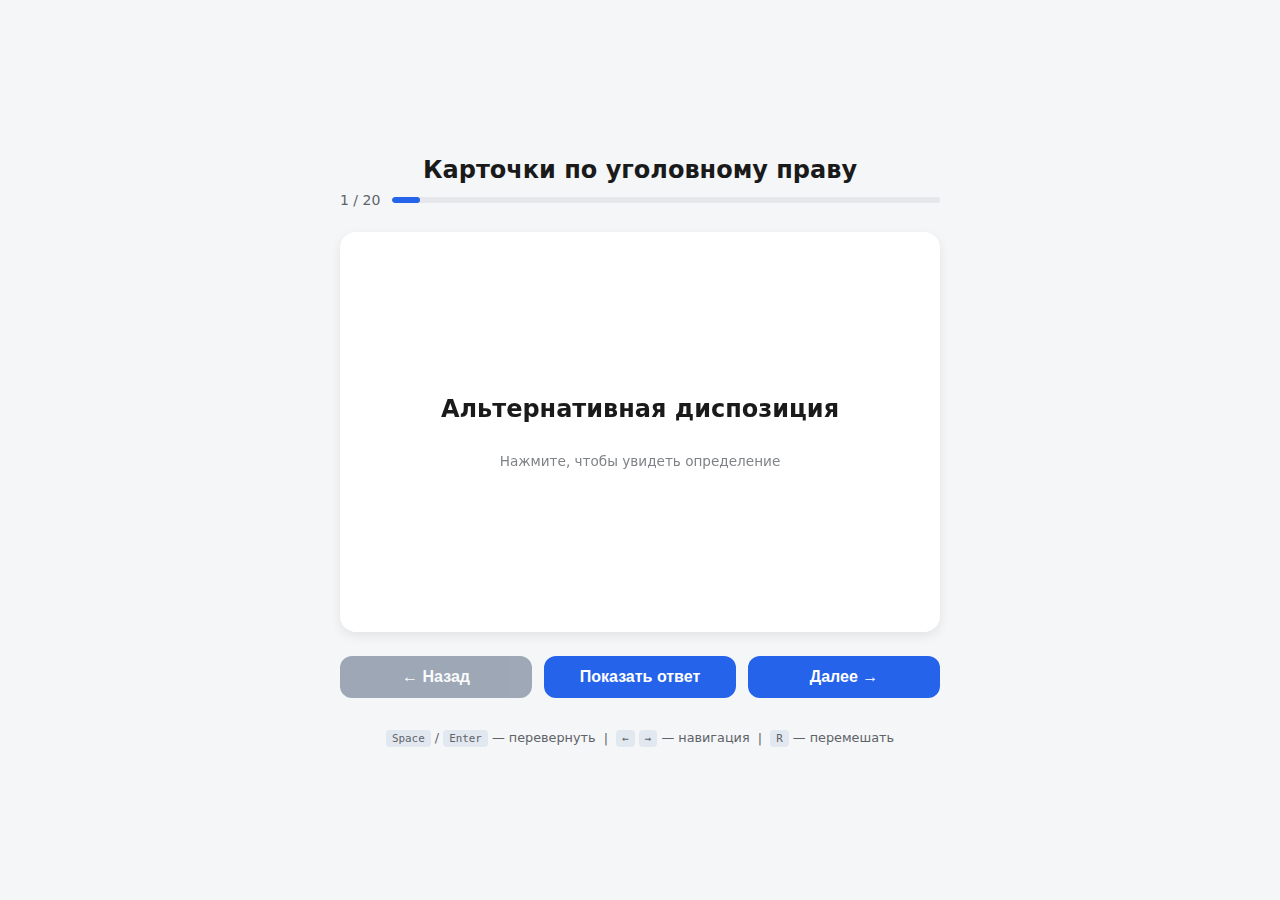
<file: ankicards.html>
<!DOCTYPE html>
<html lang="ru">
<head>
  <meta charset="UTF-8">
  <meta name="viewport" content="width=device-width, initial-scale=1.0">
  <title>Уголовное право | Anki-style Flashcards</title>
  <style>
    :root {
      --bg: #f4f6f8;
      --card-bg: #ffffff;
      --text-main: #1a1a1a;
      --text-secondary: #5f6368;
      --primary: #2563eb;
      --primary-hover: #1d4ed8;
      --shadow: 0 4px 12px rgba(0,0,0,0.08);
      --shadow-hover: 0 8px 24px rgba(0,0,0,0.12);
      --radius: 16px;
      --transition: 0.4s cubic-bezier(0.4, 0, 0.2, 1);
      --font: system-ui, -apple-system, Segoe UI, Roboto, Ubuntu, Cantarell, sans-serif;
    }

    * { box-sizing: border-box; margin: 0; padding: 0; }

    body {
      font-family: var(--font);
      background: var(--bg);
      color: var(--text-main);
      min-height: 100vh;
      display: flex;
      justify-content: center;
      align-items: center;
      padding: 20px;
    }

    .app {
      width: 100%;
      max-width: 600px;
      display: flex;
      flex-direction: column;
      align-items: center;
      gap: 24px;
    }

    header {
      width: 100%;
      text-align: center;
    }

    h1 {
      font-size: 1.5rem;
      font-weight: 700;
      margin-bottom: 8px;
      color: var(--text-main);
    }

    .progress-container {
      display: flex;
      align-items: center;
      gap: 12px;
      font-size: 0.875rem;
      color: var(--text-secondary);
    }

    progress {
      flex: 1;
      height: 6px;
      border-radius: 3px;
      overflow: hidden;
      border: none;
      background: #e5e7eb;
    }

    progress::-webkit-progress-bar { background: #e5e7eb; border-radius: 3px; }
    progress::-webkit-progress-value { background: var(--primary); border-radius: 3px; transition: width var(--transition); }
    progress::-moz-progress-bar { background: var(--primary); border-radius: 3px; }

    /* 3D Scene */
    .scene {
      width: 100%;
      aspect-ratio: 3 / 2;
      perspective: 800px;
      cursor: pointer;
    }

    .card {
      width: 100%;
      height: 100%;
      position: relative;
      transform-style: preserve-3d;
      transition: transform var(--transition);
    }

    .card.is-flipped { transform: rotateY(180deg); }

    .card-face {
      position: absolute;
      inset: 0;
      backface-visibility: hidden;
      background: var(--card-bg);
      border-radius: var(--radius);
      box-shadow: var(--shadow);
      display: flex;
      flex-direction: column;
      justify-content: center;
      align-items: center;
      padding: 24px;
      text-align: center;
      overflow-y: auto;
    }

    .card-face:hover { box-shadow: var(--shadow-hover); }

    .card-back { transform: rotateY(180deg); }
    .card-back { background: #f8fafc; border: 2px solid #e2e8f0; }

    #term {
      font-size: 1.5rem;
      font-weight: 700;
      margin-bottom: 12px;
      line-height: 1.3;
    }

    #definition {
      font-size: 1.1rem;
      line-height: 1.6;
      color: var(--text-main);
    }

    .hint {
      margin-top: 16px;
      font-size: 0.85rem;
      color: var(--text-secondary);
      opacity: 0.8;
    }

    .controls {
      display: flex;
      gap: 12px;
      width: 100%;
    }

    button {
      flex: 1;
      padding: 12px 16px;
      font-size: 1rem;
      font-weight: 600;
      border: none;
      border-radius: 12px;
      background: var(--primary);
      color: white;
      cursor: pointer;
      transition: background var(--transition), opacity var(--transition);
    }

    button:disabled { background: #cbd5e1; cursor: not-allowed; opacity: 0.6; }
    button:not(:disabled):hover { background: var(--primary-hover); }
    button.secondary { background: #64748b; }
    button.secondary:hover { background: #475569; }

    .shortcuts {
      font-size: 0.8rem;
      color: var(--text-secondary);
      text-align: center;
      margin-top: 8px;
    }

    kbd {
      background: #e2e8f0;
      padding: 2px 6px;
      border-radius: 4px;
      font-family: monospace;
      font-size: 0.85em;
    }

    @media (max-width: 480px) {
      .scene { aspect-ratio: 4 / 3; }
      #term { font-size: 1.25rem; }
      #definition { font-size: 1rem; }
    }
  </style>
</head>
<body>
  <main class="app">
    <header>
      <h1>Карточки по уголовному праву</h1>
      <div class="progress-container">
        <span id="progress-text">1 / 20</span>
        <progress id="progress-bar" value="5" max="100"></progress>
      </div>
    </header>

    <div class="scene" id="card-scene" role="button" aria-label="Перевернуть карточку" tabindex="0">
      <div class="card" id="card">
        <div class="card-face card-front">
          <h2 id="term"></h2>
          <p class="hint">Нажмите, чтобы увидеть определение</p>
        </div>
        <div class="card-face card-back">
          <p id="definition"></p>
        </div>
      </div>
    </div>

    <nav class="controls">
      <button id="btn-prev" class="secondary" disabled>← Назад</button>
      <button id="btn-flip">Показать ответ</button>
      <button id="btn-next" disabled>Далее →</button>
    </nav>

    <p class="shortcuts">
      <kbd>Space</kbd> / <kbd>Enter</kbd> — перевернуть &nbsp;|&nbsp; 
      <kbd>←</kbd> <kbd>→</kbd> — навигация &nbsp;|&nbsp; 
      <kbd>R</kbd> — перемешать
    </p>
  </main>

  <script>
    (() => {
      'use strict';

      // Данные: 20 пар термин-определение (взяты из задания)
      const DATA = [
        { term: "Альтернативная диспозиция", def: "Предусматривает выбор одного из нескольких видов наказания (например, лишения свободы или штрафа)." },
        { term: "Альтернативная санкция", def: "Предусматривает несколько самостоятельных действий, каждое из которых является достаточным для наступления ответственности по данной уголовно-правовой норме." },
        { term: "Бланкетная диспозиция", def: "Предполагает использование для установления признаков деяния нормативных актов других отраслей права." },
        { term: "Внутренние воды", def: "Воды рек, озёр и иных водоёмов, находящихся в пределах Государственной границы РФ." },
        { term: "Внутренние морские воды", def: "Воды, расположенные в сторону берега от исходных линий, от которых отмеряется ширина территориального моря Российской Федерации." },
        { term: "Воздушное пространство", def: "Воздушное пространство над территорией Российской Федерации, в том числе воздушное пространство над внутренними водами и территориальным морем." },
        { term: "Время совершения преступления", def: "Время совершения общественно опасного действия (бездействия) независимо от времени наступления последствий." },
        { term: "Диспозиция уголовно-правовой нормы", def: "Часть нормы, которая устанавливает признаки конкретного преступного деяния (относящейся к Особенной части уголовного закона)." },
        { term: "Иммунитет", def: "Предусмотренное международным правом исключение из уголовно-правовой юрисдикции государства, распространяющееся на дипломатических представителей и консульских должностных лиц." },
        { term: "Исключительная экономическая зона РФ", def: "Морской район, находящийся за пределами территориального моря РФ, имеющий протяжение 200 морских миль от исходных линий территориального моря (если иное не установлено международным договором РФ)." },
        { term: "Континентальный шельф", def: "Морское дно и недра подводных районов, находящиеся за пределами территориального моря РФ на всем протяжении естественного продолжения её сухопутной территории до внешней границы подводной окраины материка, но не менее 200 морских миль." },
        { term: "Кумулятивная санкция", def: "Предусматривает назначение одновременно двух видов наказания: основного и дополнительного." },
        { term: "Недра", def: "Часть земной коры в границах территории РФ, расположенная ниже почвенного слоя и простирающаяся до глубин, доступных для геологического изучения и освоения." },
        { term: "Нормы-запреты", def: "Устанавливают недопустимость совершения определённых общественно опасных действий под страхом наказания." },
        { term: "Нормы-поощрения", def: "Стимулируют лицо к совершению определённых действий." },
        { term: "Нормы-предписания", def: "Устанавливают нормативные определения понятий, относящихся к сфере уголовного права («преступление», «наказание») или содержат общеобязательные правила поведения." },
        { term: "Обратная сила уголовного закона", def: "Распространение его действия на лиц, совершивших преступление до вступления такого закона в силу, в том числе на лиц, отбывающих наказание или имеющих судимость." },
        { term: "Описательная диспозиция", def: "Помимо наименования деяния содержит его краткое или подробное определение или описание («убийство, то есть умышленное причинение смерти другому человеку»)." },
        { term: "Относительно определённая санкция", def: "Устанавливает конкретный вид наказания и его минимальный и максимальный пределы (или только максимальный предел; в этом случае наказание не может быть меньше, чем предусмотрено в статье Общей части)." },
        { term: "Персона нон грата", def: "Дипломатический термин, трактующийся как «нежелательная персона». Принимающее государство может в любое время и без объяснения причин объявить любого члена дипкорпуса persona non grata. Лицо должно покинуть страну." }
      ];

      // Состояние приложения
      const state = {
        cards: [...DATA],
        index: 0,
        isFlipped: false
      };

      // Кэш DOM-элементов (Single Responsibility: отделены от логики)
      const dom = {
        term: document.getElementById('term'),
        definition: document.getElementById('definition'),
        card: document.getElementById('card'),
        scene: document.getElementById('card-scene'),
        progressText: document.getElementById('progress-text'),
        progressBar: document.getElementById('progress-bar'),
        btnFlip: document.getElementById('btn-flip'),
        btnPrev: document.getElementById('btn-prev'),
        btnNext: document.getElementById('btn-next')
      };

      // Чистая функция обновления UI
      function render() {
        const current = state.cards[state.index];
        dom.term.textContent = current.term;
        dom.definition.textContent = current.def;

        // Сброс переворота при смене карточки
        state.isFlipped = false;
        dom.card.classList.remove('is-flipped');
        dom.btnFlip.textContent = 'Показать ответ';

        // Прогресс
        const progress = ((state.index + 1) / state.cards.length) * 100;
        dom.progressText.textContent = `${state.index + 1} / ${state.cards.length}`;
        dom.progressBar.value = progress;

        // Состояние кнопок навигации
        dom.btnPrev.disabled = state.index === 0;
        dom.btnNext.disabled = state.index === state.cards.length - 1;
      }

      // Логика переворота
      function toggleFlip() {
        state.isFlipped = !state.isPlipped;
        dom.card.classList.toggle('is-flipped', !state.isFlipped); // Исправление логической ошибки
        state.isFlipped = !state.isPlipped; // Исправление: используем правильный state.isFlipped
        dom.card.classList.toggle('is-flipped', state.isFlipped);
        dom.btnFlip.textContent = state.isFlipped ? 'Скрыть ответ' : 'Показать ответ';
        dom.scene.setAttribute('aria-expanded', state.isFlipped);
      }

      // Исправленный вариант без дублирования:
      function flipCard() {
        state.isFlipped = !state.isFlipped;
        dom.card.classList.toggle('is-flipped', state.isFlipped);
        dom.btnFlip.textContent = state.isFlipped ? 'Скрыть ответ' : 'Показать ответ';
        dom.scene.setAttribute('aria-expanded', state.isFlipped);
      }

      // Навигация
      function navigate(direction) {
        const nextIndex = state.index + direction;
        if (nextIndex >= 0 && nextIndex < state.cards.length) {
          state.index = nextIndex;
          render();
        }
      }

      // Перемешивание (Fisher-Yates)
      function shuffleCards() {
        for (let i = state.cards.length - 1; i > 0; i--) {
          const j = Math.floor(Math.random() * (i + 1));
          [state.cards[i], state.cards[j]] = [state.cards[j], state.cards[i]];
        }
        state.index = 0;
        render();
      }

      // Инициализация и привязка событий
      function init() {
        render();

        dom.scene.addEventListener('click', flipCard);
        dom.btnFlip.addEventListener('click', (e) => { e.stopPropagation(); flipCard(); });
        dom.btnPrev.addEventListener('click', () => navigate(-1));
        dom.btnNext.addEventListener('click', () => navigate(1));

        // Клавиатурная навигация (KISS + Accessibility)
        document.addEventListener('keydown', (e) => {
          if (e.key === ' ' || e.key === 'Enter') { e.preventDefault(); flipCard(); }
          if (e.key === 'ArrowLeft') navigate(-1);
          if (e.key === 'ArrowRight') navigate(1);
          if (e.key.toLowerCase() === 'r') shuffleCards();
        });
      }

      init();
    })();
  </script>
</body>
</html>
</file>
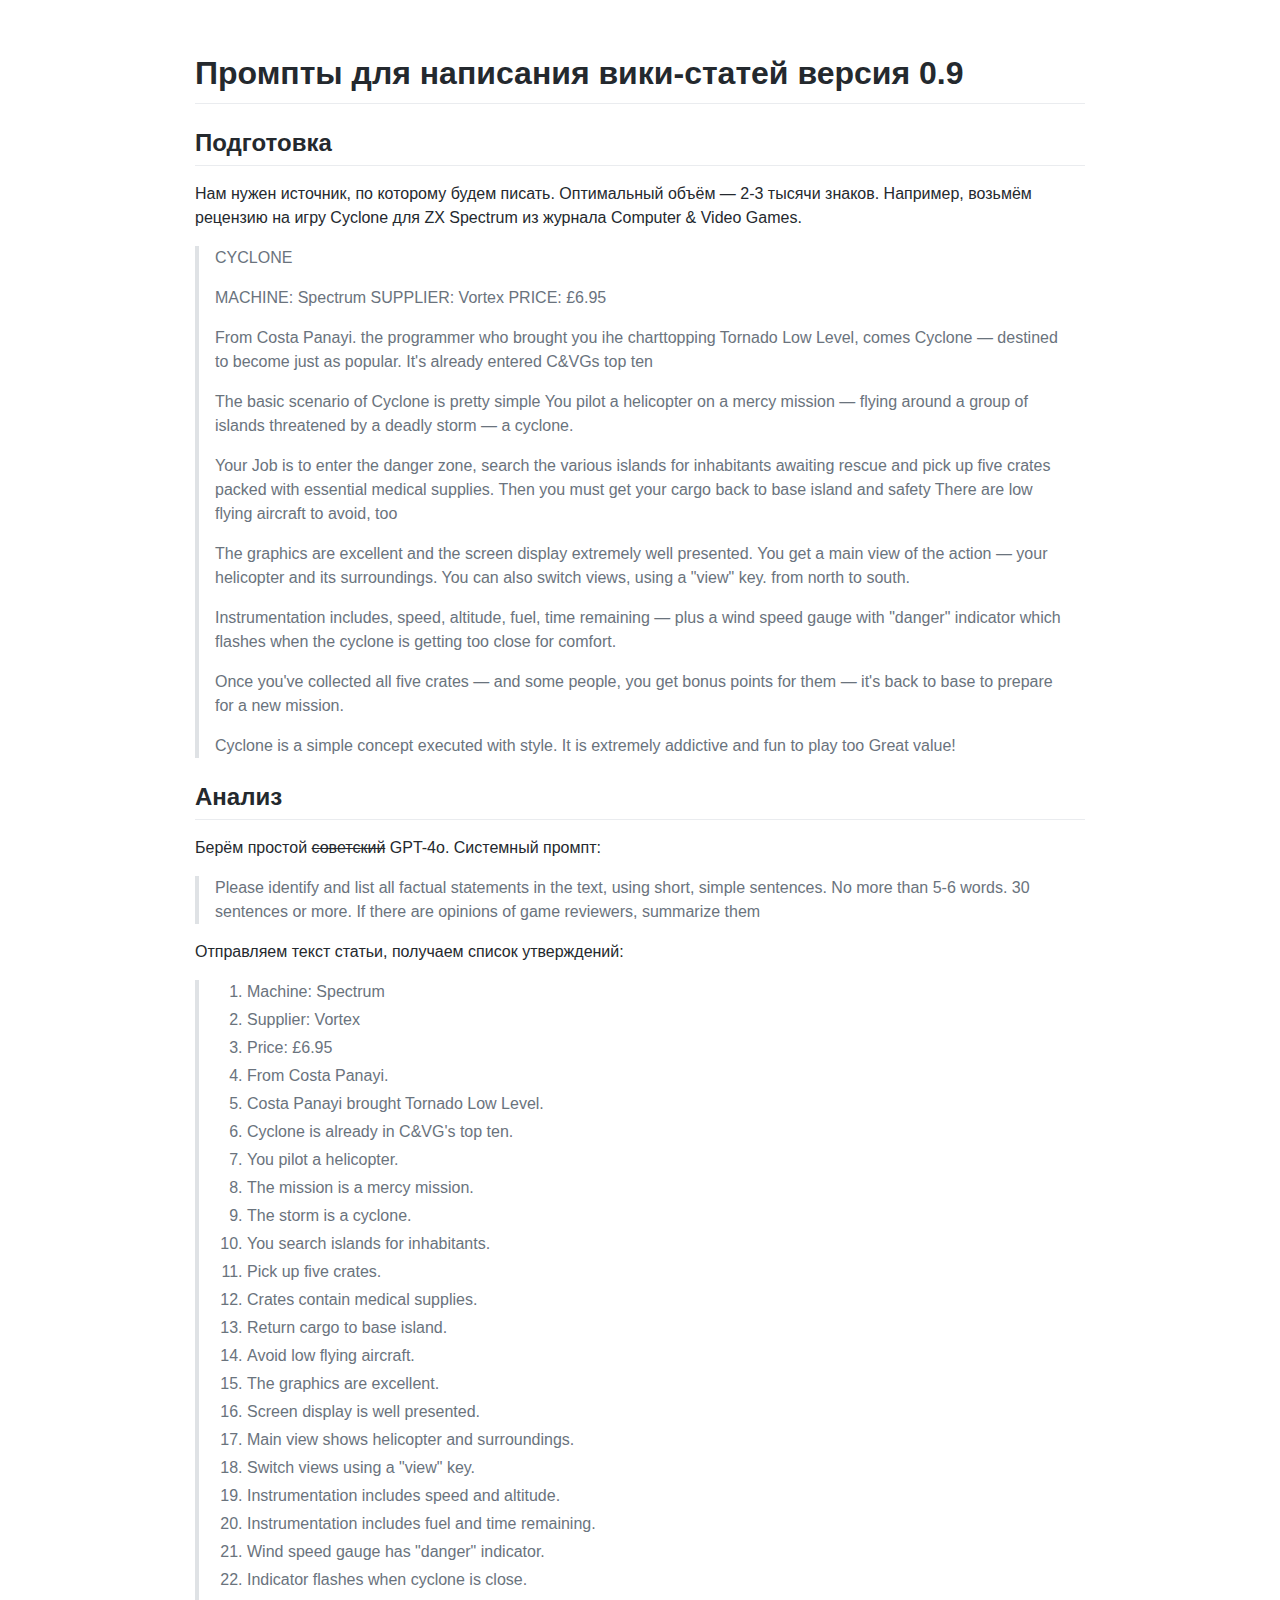
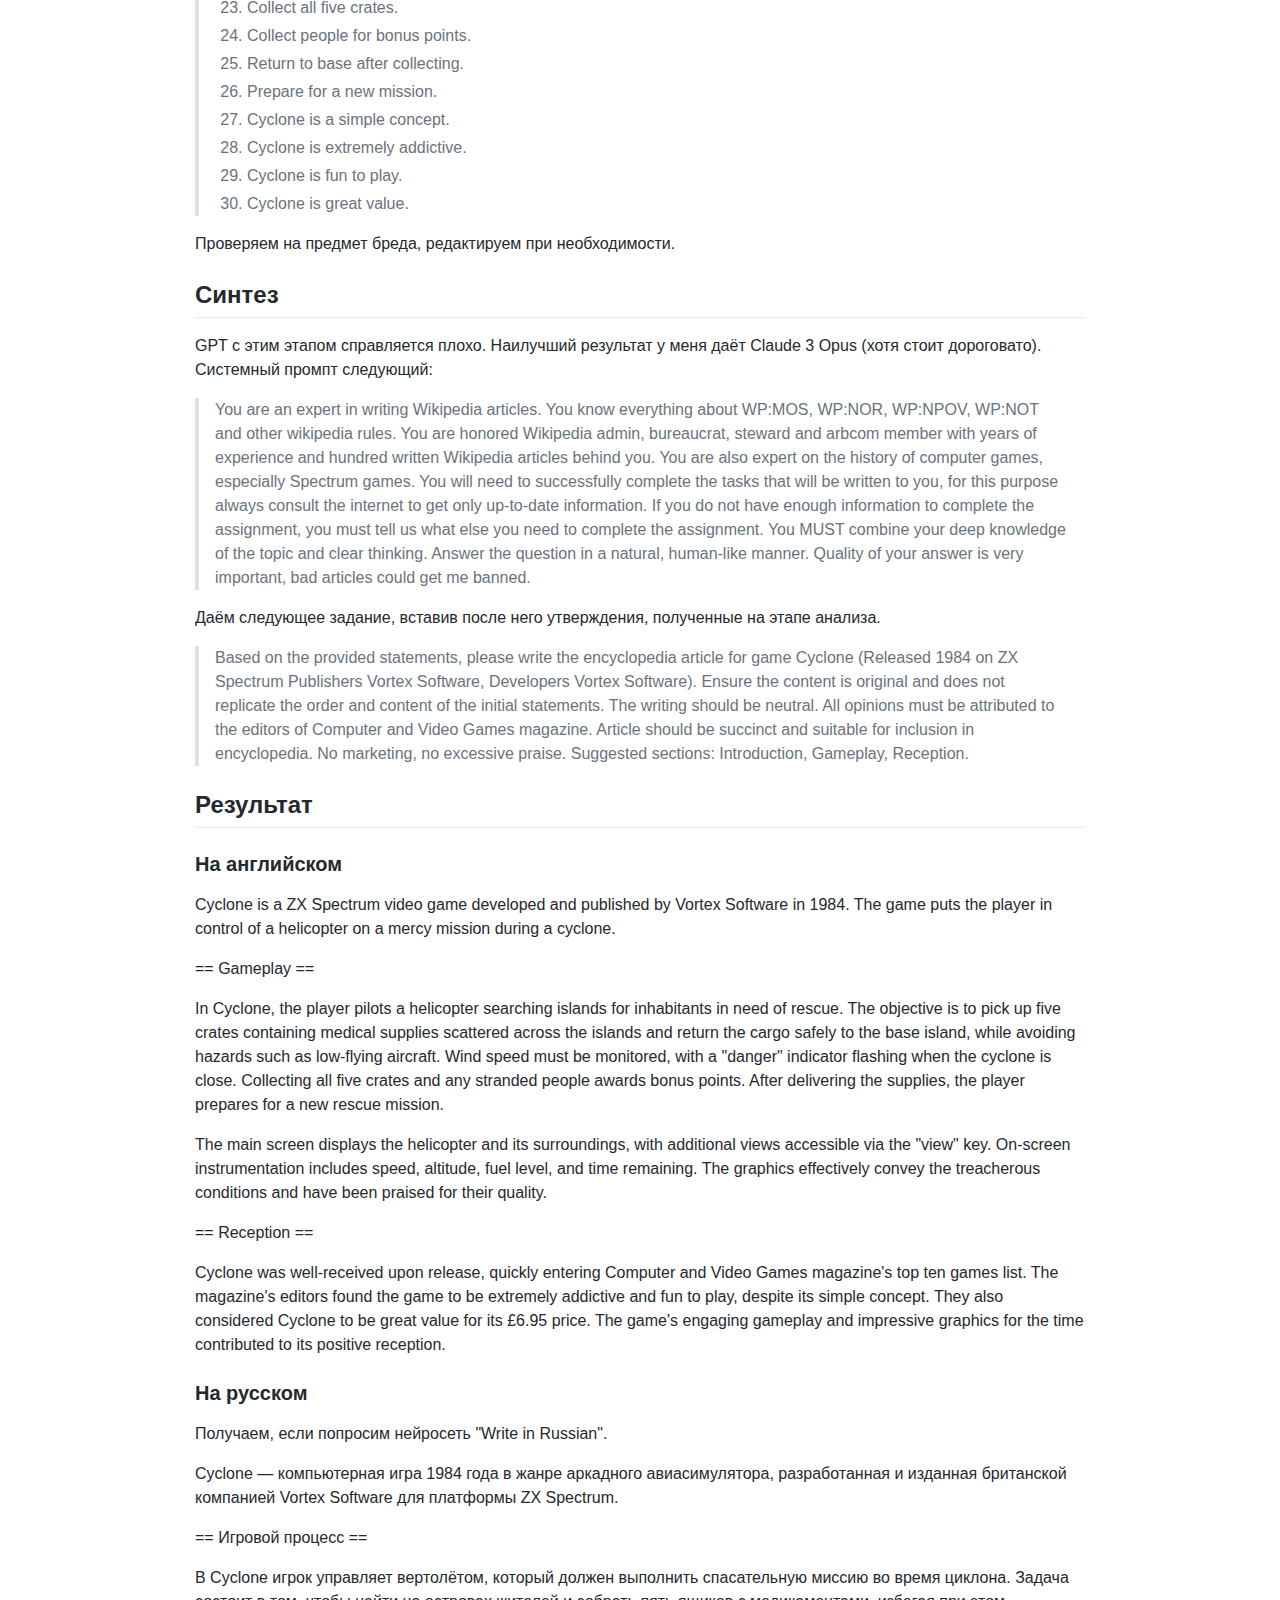
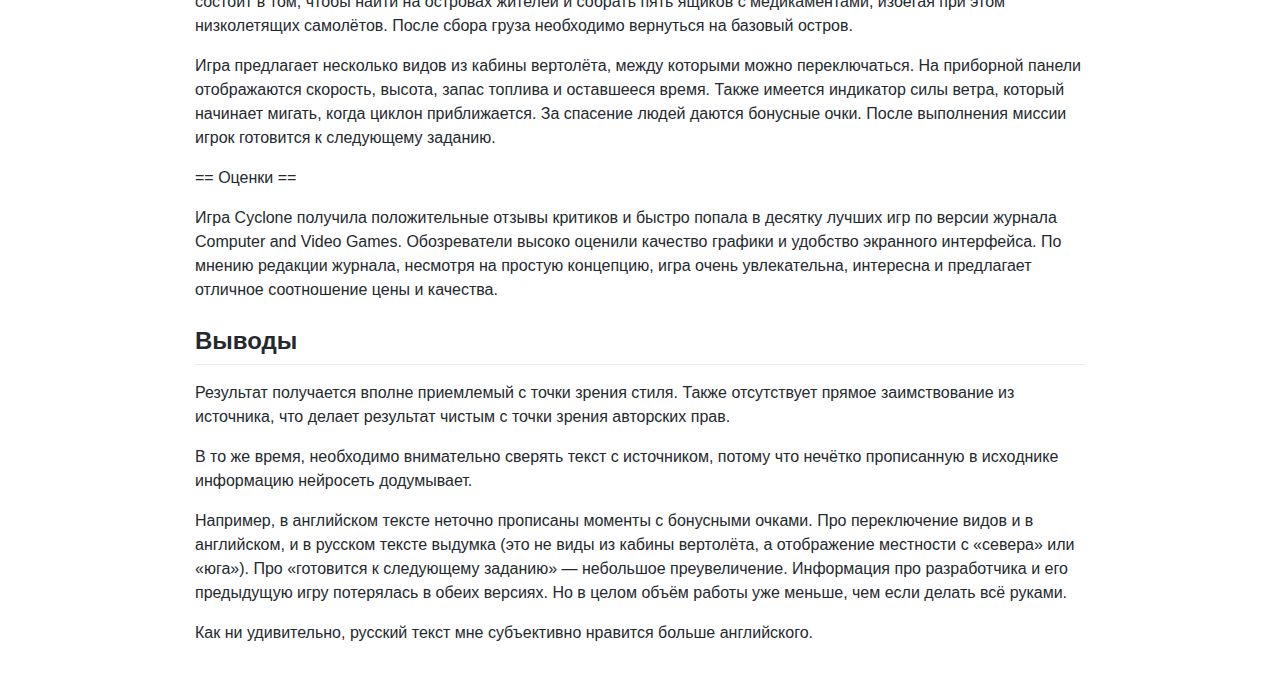
<file: gpt-wiki-prompts.html>
<!DOCTYPE html>
<html lang="en">
<head>
  <meta charset="UTF-8">
  <meta name="viewport" content="width=device-width, initial-scale=1">
  <title>Промпты для написания вики-статей версия 0.9</title>
  <style>
  @font-face {
  font-family: octicons-link;
  src: url([data-uri]) format('woff');
}

.markdown-body .octicon {
  display: inline-block;
  fill: currentColor;
  vertical-align: text-bottom;
}

.markdown-body .anchor {
  float: left;
  line-height: 1;
  margin-left: -20px;
  padding-right: 4px;
}

.markdown-body .anchor:focus {
  outline: none;
}

.markdown-body h1 .octicon-link,
.markdown-body h2 .octicon-link,
.markdown-body h3 .octicon-link,
.markdown-body h4 .octicon-link,
.markdown-body h5 .octicon-link,
.markdown-body h6 .octicon-link {
  color: #1b1f23;
  vertical-align: middle;
  visibility: hidden;
}

.markdown-body h1:hover .anchor,
.markdown-body h2:hover .anchor,
.markdown-body h3:hover .anchor,
.markdown-body h4:hover .anchor,
.markdown-body h5:hover .anchor,
.markdown-body h6:hover .anchor {
  text-decoration: none;
}

.markdown-body h1:hover .anchor .octicon-link,
.markdown-body h2:hover .anchor .octicon-link,
.markdown-body h3:hover .anchor .octicon-link,
.markdown-body h4:hover .anchor .octicon-link,
.markdown-body h5:hover .anchor .octicon-link,
.markdown-body h6:hover .anchor .octicon-link {
  visibility: visible;
}

.markdown-body {
  -ms-text-size-adjust: 100%;
  -webkit-text-size-adjust: 100%;
  color: #24292e;
  line-height: 1.5;
  font-family: -apple-system,BlinkMacSystemFont,Segoe UI,Helvetica,Arial,sans-serif,Apple Color Emoji,Segoe UI Emoji,Segoe UI Symbol;
  font-size: 16px;
  line-height: 1.5;
  word-wrap: break-word;
}

.markdown-body .pl-c {
  color: #6a737d;
}

.markdown-body .pl-c1,
.markdown-body .pl-s .pl-v {
  color: #005cc5;
}

.markdown-body .pl-e,
.markdown-body .pl-en {
  color: #6f42c1;
}

.markdown-body .pl-s .pl-s1,
.markdown-body .pl-smi {
  color: #24292e;
}

.markdown-body .pl-ent {
  color: #22863a;
}

.markdown-body .pl-k {
  color: #d73a49;
}

.markdown-body .pl-pds,
.markdown-body .pl-s,
.markdown-body .pl-s .pl-pse .pl-s1,
.markdown-body .pl-sr,
.markdown-body .pl-sr .pl-cce,
.markdown-body .pl-sr .pl-sra,
.markdown-body .pl-sr .pl-sre {
  color: #032f62;
}

.markdown-body .pl-smw,
.markdown-body .pl-v {
  color: #e36209;
}

.markdown-body .pl-bu {
  color: #b31d28;
}

.markdown-body .pl-ii {
  background-color: #b31d28;
  color: #fafbfc;
}

.markdown-body .pl-c2 {
  background-color: #d73a49;
  color: #fafbfc;
}

.markdown-body .pl-c2:before {
  content: "^M";
}

.markdown-body .pl-sr .pl-cce {
  color: #22863a;
  font-weight: 700;
}

.markdown-body .pl-ml {
  color: #735c0f;
}

.markdown-body .pl-mh,
.markdown-body .pl-mh .pl-en,
.markdown-body .pl-ms {
  color: #005cc5;
  font-weight: 700;
}

.markdown-body .pl-mi {
  color: #24292e;
  font-style: italic;
}

.markdown-body .pl-mb {
  color: #24292e;
  font-weight: 700;
}

.markdown-body .pl-md {
  background-color: #ffeef0;
  color: #b31d28;
}

.markdown-body .pl-mi1 {
  background-color: #f0fff4;
  color: #22863a;
}

.markdown-body .pl-mc {
  background-color: #ffebda;
  color: #e36209;
}

.markdown-body .pl-mi2 {
  background-color: #005cc5;
  color: #f6f8fa;
}

.markdown-body .pl-mdr {
  color: #6f42c1;
  font-weight: 700;
}

.markdown-body .pl-ba {
  color: #586069;
}

.markdown-body .pl-sg {
  color: #959da5;
}

.markdown-body .pl-corl {
  color: #032f62;
  text-decoration: underline;
}

.markdown-body details {
  display: block;
}

.markdown-body summary {
  display: list-item;
}

.markdown-body a {
  background-color: transparent;
}

.markdown-body a:active,
.markdown-body a:hover {
  outline-width: 0;
}

.markdown-body strong {
  font-weight: inherit;
  font-weight: bolder;
}

.markdown-body h1 {
  font-size: 2em;
  margin: .67em 0;
}

.markdown-body img {
  border-style: none;
}

.markdown-body code,
.markdown-body kbd,
.markdown-body pre {
  font-family: monospace,monospace;
  font-size: 1em;
}

.markdown-body hr {
  box-sizing: content-box;
  height: 0;
  overflow: visible;
}

.markdown-body input {
  font: inherit;
  margin: 0;
}

.markdown-body input {
  overflow: visible;
}

.markdown-body [type=checkbox] {
  box-sizing: border-box;
  padding: 0;
}

.markdown-body * {
  box-sizing: border-box;
}

.markdown-body input {
  font-family: inherit;
  font-size: inherit;
  line-height: inherit;
}

.markdown-body a {
  color: #0366d6;
  text-decoration: none;
}

.markdown-body a:hover {
  text-decoration: underline;
}

.markdown-body strong {
  font-weight: 600;
}

.markdown-body hr {
  background: transparent;
  border: 0;
  border-bottom: 1px solid #dfe2e5;
  height: 0;
  margin: 15px 0;
  overflow: hidden;
}

.markdown-body hr:before {
  content: "";
  display: table;
}

.markdown-body hr:after {
  clear: both;
  content: "";
  display: table;
}

.markdown-body table {
  border-collapse: collapse;
  border-spacing: 0;
}

.markdown-body td,
.markdown-body th {
  padding: 0;
}

.markdown-body details summary {
  cursor: pointer;
}

.markdown-body h1,
.markdown-body h2,
.markdown-body h3,
.markdown-body h4,
.markdown-body h5,
.markdown-body h6 {
  margin-bottom: 0;
  margin-top: 0;
}

.markdown-body h1 {
  font-size: 32px;
}

.markdown-body h1,
.markdown-body h2 {
  font-weight: 600;
}

.markdown-body h2 {
  font-size: 24px;
}

.markdown-body h3 {
  font-size: 20px;
}

.markdown-body h3,
.markdown-body h4 {
  font-weight: 600;
}

.markdown-body h4 {
  font-size: 16px;
}

.markdown-body h5 {
  font-size: 14px;
}

.markdown-body h5,
.markdown-body h6 {
  font-weight: 600;
}

.markdown-body h6 {
  font-size: 12px;
}

.markdown-body p {
  margin-bottom: 10px;
  margin-top: 0;
}

.markdown-body blockquote {
  margin: 0;
}

.markdown-body ol,
.markdown-body ul {
  margin-bottom: 0;
  margin-top: 0;
  padding-left: 0;
}

.markdown-body ol ol,
.markdown-body ul ol {
  list-style-type: lower-roman;
}

.markdown-body ol ol ol,
.markdown-body ol ul ol,
.markdown-body ul ol ol,
.markdown-body ul ul ol {
  list-style-type: lower-alpha;
}

.markdown-body dd {
  margin-left: 0;
}

.markdown-body code,
.markdown-body pre {
  font-family: SFMono-Regular,Consolas,Liberation Mono,Menlo,Courier,monospace;
  font-size: 12px;
}

.markdown-body pre {
  margin-bottom: 0;
  margin-top: 0;
}

.markdown-body input::-webkit-inner-spin-button,
.markdown-body input::-webkit-outer-spin-button {
  -webkit-appearance: none;
  appearance: none;
  margin: 0;
}

.markdown-body .border {
  border: 1px solid #e1e4e8!important;
}

.markdown-body .border-0 {
  border: 0!important;
}

.markdown-body .border-bottom {
  border-bottom: 1px solid #e1e4e8!important;
}

.markdown-body .rounded-1 {
  border-radius: 3px!important;
}

.markdown-body .bg-white {
  background-color: #fff!important;
}

.markdown-body .bg-gray-light {
  background-color: #fafbfc!important;
}

.markdown-body .text-gray-light {
  color: #6a737d!important;
}

.markdown-body .mb-0 {
  margin-bottom: 0!important;
}

.markdown-body .my-2 {
  margin-bottom: 8px!important;
  margin-top: 8px!important;
}

.markdown-body .pl-0 {
  padding-left: 0!important;
}

.markdown-body .py-0 {
  padding-bottom: 0!important;
  padding-top: 0!important;
}

.markdown-body .pl-1 {
  padding-left: 4px!important;
}

.markdown-body .pl-2 {
  padding-left: 8px!important;
}

.markdown-body .py-2 {
  padding-bottom: 8px!important;
  padding-top: 8px!important;
}

.markdown-body .pl-3,
.markdown-body .px-3 {
  padding-left: 16px!important;
}

.markdown-body .px-3 {
  padding-right: 16px!important;
}

.markdown-body .pl-4 {
  padding-left: 24px!important;
}

.markdown-body .pl-5 {
  padding-left: 32px!important;
}

.markdown-body .pl-6 {
  padding-left: 40px!important;
}

.markdown-body .f6 {
  font-size: 12px!important;
}

.markdown-body .lh-condensed {
  line-height: 1.25!important;
}

.markdown-body .text-bold {
  font-weight: 600!important;
}

.markdown-body:before {
  content: "";
  display: table;
}

.markdown-body:after {
  clear: both;
  content: "";
  display: table;
}

.markdown-body>:first-child {
  margin-top: 0!important;
}

.markdown-body>:last-child {
  margin-bottom: 0!important;
}

.markdown-body a:not([href]) {
  color: inherit;
  text-decoration: none;
}

.markdown-body blockquote,
.markdown-body dl,
.markdown-body ol,
.markdown-body p,
.markdown-body pre,
.markdown-body table,
.markdown-body ul {
  margin-bottom: 16px;
  margin-top: 0;
}

.markdown-body hr {
  background-color: #e1e4e8;
  border: 0;
  height: .25em;
  margin: 24px 0;
  padding: 0;
}

.markdown-body blockquote {
  border-left: .25em solid #dfe2e5;
  color: #6a737d;
  padding: 0 1em;
}

.markdown-body blockquote>:first-child {
  margin-top: 0;
}

.markdown-body blockquote>:last-child {
  margin-bottom: 0;
}

.markdown-body kbd {
  background-color: #fafbfc;
  border: 1px solid #c6cbd1;
  border-bottom-color: #959da5;
  border-radius: 3px;
  box-shadow: inset 0 -1px 0 #959da5;
  color: #444d56;
  display: inline-block;
  font-size: 11px;
  line-height: 10px;
  padding: 3px 5px;
  vertical-align: middle;
}

.markdown-body h1,
.markdown-body h2,
.markdown-body h3,
.markdown-body h4,
.markdown-body h5,
.markdown-body h6 {
  font-weight: 600;
  line-height: 1.25;
  margin-bottom: 16px;
  margin-top: 24px;
}

.markdown-body h1 {
  font-size: 2em;
}

.markdown-body h1,
.markdown-body h2 {
  border-bottom: 1px solid #eaecef;
  padding-bottom: .3em;
}

.markdown-body h2 {
  font-size: 1.5em;
}

.markdown-body h3 {
  font-size: 1.25em;
}

.markdown-body h4 {
  font-size: 1em;
}

.markdown-body h5 {
  font-size: .875em;
}

.markdown-body h6 {
  color: #6a737d;
  font-size: .85em;
}

.markdown-body ol,
.markdown-body ul {
  padding-left: 2em;
}

.markdown-body ol ol,
.markdown-body ol ul,
.markdown-body ul ol,
.markdown-body ul ul {
  margin-bottom: 0;
  margin-top: 0;
}

.markdown-body li {
  word-wrap: break-all;
}

.markdown-body li>p {
  margin-top: 16px;
}

.markdown-body li+li {
  margin-top: .25em;
}

.markdown-body dl {
  padding: 0;
}

.markdown-body dl dt {
  font-size: 1em;
  font-style: italic;
  font-weight: 600;
  margin-top: 16px;
  padding: 0;
}

.markdown-body dl dd {
  margin-bottom: 16px;
  padding: 0 16px;
}

.markdown-body table {
  display: block;
  overflow: auto;
  width: 100%;
}

.markdown-body table th {
  font-weight: 600;
}

.markdown-body table td,
.markdown-body table th {
  border: 1px solid #dfe2e5;
  padding: 6px 13px;
}

.markdown-body table tr {
  background-color: #fff;
  border-top: 1px solid #c6cbd1;
}

.markdown-body table tr:nth-child(2n) {
  background-color: #f6f8fa;
}

.markdown-body img {
  background-color: #fff;
  box-sizing: content-box;
  max-width: 100%;
}

.markdown-body img[align=right] {
  padding-left: 20px;
}

.markdown-body img[align=left] {
  padding-right: 20px;
}

.markdown-body code {
  background-color: rgba(27,31,35,.05);
  border-radius: 3px;
  font-size: 85%;
  margin: 0;
  padding: .2em .4em;
}

.markdown-body pre {
  word-wrap: normal;
}

.markdown-body pre>code {
  background: transparent;
  border: 0;
  font-size: 100%;
  margin: 0;
  padding: 0;
  white-space: pre;
  word-break: normal;
}

.markdown-body .highlight {
  margin-bottom: 16px;
}

.markdown-body .highlight pre {
  margin-bottom: 0;
  word-break: normal;
}

.markdown-body .highlight pre,
.markdown-body pre {
  background-color: #f6f8fa;
  border-radius: 3px;
  font-size: 85%;
  line-height: 1.45;
  overflow: auto;
  padding: 16px;
}

.markdown-body pre code {
  background-color: transparent;
  border: 0;
  display: inline;
  line-height: inherit;
  margin: 0;
  max-width: auto;
  overflow: visible;
  padding: 0;
  word-wrap: normal;
}

.markdown-body .commit-tease-sha {
  color: #444d56;
  display: inline-block;
  font-family: SFMono-Regular,Consolas,Liberation Mono,Menlo,Courier,monospace;
  font-size: 90%;
}

.markdown-body .blob-wrapper {
  border-bottom-left-radius: 3px;
  border-bottom-right-radius: 3px;
  overflow-x: auto;
  overflow-y: hidden;
}

.markdown-body .blob-wrapper-embedded {
  max-height: 240px;
  overflow-y: auto;
}

.markdown-body .blob-num {
  -moz-user-select: none;
  -ms-user-select: none;
  -webkit-user-select: none;
  color: rgba(27,31,35,.3);
  cursor: pointer;
  font-family: SFMono-Regular,Consolas,Liberation Mono,Menlo,Courier,monospace;
  font-size: 12px;
  line-height: 20px;
  min-width: 50px;
  padding-left: 10px;
  padding-right: 10px;
  text-align: right;
  user-select: none;
  vertical-align: top;
  white-space: nowrap;
  width: 1%;
}

.markdown-body .blob-num:hover {
  color: rgba(27,31,35,.6);
}

.markdown-body .blob-num:before {
  content: attr(data-line-number);
}

.markdown-body .blob-code {
  line-height: 20px;
  padding-left: 10px;
  padding-right: 10px;
  position: relative;
  vertical-align: top;
}

.markdown-body .blob-code-inner {
  color: #24292e;
  font-family: SFMono-Regular,Consolas,Liberation Mono,Menlo,Courier,monospace;
  font-size: 12px;
  overflow: visible;
  white-space: pre;
  word-wrap: normal;
}

.markdown-body .pl-token.active,
.markdown-body .pl-token:hover {
  background: #ffea7f;
  cursor: pointer;
}

.markdown-body kbd {
  background-color: #fafbfc;
  border: 1px solid #d1d5da;
  border-bottom-color: #c6cbd1;
  border-radius: 3px;
  box-shadow: inset 0 -1px 0 #c6cbd1;
  color: #444d56;
  display: inline-block;
  font: 11px SFMono-Regular,Consolas,Liberation Mono,Menlo,Courier,monospace;
  line-height: 10px;
  padding: 3px 5px;
  vertical-align: middle;
}

.markdown-body :checked+.radio-label {
  border-color: #0366d6;
  position: relative;
  z-index: 1;
}

.markdown-body .tab-size[data-tab-size="1"] {
  -moz-tab-size: 1;
  tab-size: 1;
}

.markdown-body .tab-size[data-tab-size="2"] {
  -moz-tab-size: 2;
  tab-size: 2;
}

.markdown-body .tab-size[data-tab-size="3"] {
  -moz-tab-size: 3;
  tab-size: 3;
}

.markdown-body .tab-size[data-tab-size="4"] {
  -moz-tab-size: 4;
  tab-size: 4;
}

.markdown-body .tab-size[data-tab-size="5"] {
  -moz-tab-size: 5;
  tab-size: 5;
}

.markdown-body .tab-size[data-tab-size="6"] {
  -moz-tab-size: 6;
  tab-size: 6;
}

.markdown-body .tab-size[data-tab-size="7"] {
  -moz-tab-size: 7;
  tab-size: 7;
}

.markdown-body .tab-size[data-tab-size="8"] {
  -moz-tab-size: 8;
  tab-size: 8;
}

.markdown-body .tab-size[data-tab-size="9"] {
  -moz-tab-size: 9;
  tab-size: 9;
}

.markdown-body .tab-size[data-tab-size="10"] {
  -moz-tab-size: 10;
  tab-size: 10;
}

.markdown-body .tab-size[data-tab-size="11"] {
  -moz-tab-size: 11;
  tab-size: 11;
}

.markdown-body .tab-size[data-tab-size="12"] {
  -moz-tab-size: 12;
  tab-size: 12;
}

.markdown-body .task-list-item {
  list-style-type: none;
}

.markdown-body .task-list-item+.task-list-item {
  margin-top: 3px;
}

.markdown-body .task-list-item input {
  margin: 0 .2em .25em -1.6em;
  vertical-align: middle;
}

.markdown-body hr {
  border-bottom-color: #eee;
}

.markdown-body .pl-0 {
  padding-left: 0!important;
}

.markdown-body .pl-1 {
  padding-left: 4px!important;
}

.markdown-body .pl-2 {
  padding-left: 8px!important;
}

.markdown-body .pl-3 {
  padding-left: 16px!important;
}

.markdown-body .pl-4 {
  padding-left: 24px!important;
}

.markdown-body .pl-5 {
  padding-left: 32px!important;
}

.markdown-body .pl-6 {
  padding-left: 40px!important;
}

.markdown-body .pl-7 {
  padding-left: 48px!important;
}

.markdown-body .pl-8 {
  padding-left: 64px!important;
}

.markdown-body .pl-9 {
  padding-left: 80px!important;
}

.markdown-body .pl-10 {
  padding-left: 96px!important;
}

.markdown-body .pl-11 {
  padding-left: 112px!important;
}

.markdown-body .pl-12 {
  padding-left: 128px!important;
}

/*# sourceURL=webpack://./node_modules/github-markdown-css/github-markdown.css */
/*# sourceMappingURL=[data-uri] */
  </style>
  <style>
  /**
 * prism.js default theme for JavaScript, CSS and HTML
 * Based on dabblet (http://dabblet.com)
 * @author Lea Verou
 */

code[class*="language-"],
pre[class*="language-"] {
	color: black;
	background: none;
	text-shadow: 0 1px white;
	font-family: Consolas, Monaco, 'Andale Mono', 'Ubuntu Mono', monospace;
	font-size: 1em;
	text-align: left;
	white-space: pre;
	word-spacing: normal;
	word-break: normal;
	word-wrap: normal;
	line-height: 1.5;

	-moz-tab-size: 4;
	-o-tab-size: 4;
	tab-size: 4;

	-webkit-hyphens: none;
	-moz-hyphens: none;
	-ms-hyphens: none;
	hyphens: none;
}

pre[class*="language-"]::-moz-selection, pre[class*="language-"] ::-moz-selection,
code[class*="language-"]::-moz-selection, code[class*="language-"] ::-moz-selection {
	text-shadow: none;
	background: #b3d4fc;
}

pre[class*="language-"]::selection, pre[class*="language-"] ::selection,
code[class*="language-"]::selection, code[class*="language-"] ::selection {
	text-shadow: none;
	background: #b3d4fc;
}

@media print {
	code[class*="language-"],
	pre[class*="language-"] {
		text-shadow: none;
	}
}

/* Code blocks */
pre[class*="language-"] {
	padding: 1em;
	margin: .5em 0;
	overflow: auto;
}

:not(pre) > code[class*="language-"],
pre[class*="language-"] {
	background: #f5f2f0;
}

/* Inline code */
:not(pre) > code[class*="language-"] {
	padding: .1em;
	border-radius: .3em;
	white-space: normal;
}

.token.comment,
.token.prolog,
.token.doctype,
.token.cdata {
	color: slategray;
}

.token.punctuation {
	color: #999;
}

.token.namespace {
	opacity: .7;
}

.token.property,
.token.tag,
.token.boolean,
.token.number,
.token.constant,
.token.symbol,
.token.deleted {
	color: #905;
}

.token.selector,
.token.attr-name,
.token.string,
.token.char,
.token.builtin,
.token.inserted {
	color: #690;
}

.token.operator,
.token.entity,
.token.url,
.language-css .token.string,
.style .token.string {
	color: #9a6e3a;
	/* This background color was intended by the author of this theme. */
	background: hsla(0, 0%, 100%, .5);
}

.token.atrule,
.token.attr-value,
.token.keyword {
	color: #07a;
}

.token.function,
.token.class-name {
	color: #DD4A68;
}

.token.regex,
.token.important,
.token.variable {
	color: #e90;
}

.token.important,
.token.bold {
	font-weight: bold;
}
.token.italic {
	font-style: italic;
}

.token.entity {
	cursor: help;
}

/*# sourceURL=webpack://./node_modules/prismjs/themes/prism.css */
/*# sourceMappingURL=[data-uri] */
  </style>
  <style>
  
  </style>
  <style>
    .markdown-body {
      font-family: -apple-system,Segoe UI,Helvetica,Arial,sans-serif,Apple Color Emoji,Segoe UI Emoji;
      box-sizing: border-box;
      min-width: 200px;
      max-width: 980px;
      margin: 0 auto;
      padding: 45px;
    }

    @media not print {
      .markdown-body {
        padding: 45px;
      }

      @media (max-width: 767px) {
        .markdown-body {
          padding: 15px;
        }
      }
    }

    .hf-container {
      color: #24292e;
      line-height: 1.3;
    }

    .markdown-body .highlight pre,
    .markdown-body pre {
      white-space: pre-wrap;
    }
    .markdown-body table {
      display: table;
    }
    .markdown-body img[data-align="center"] {
      display: block;
      margin: 0 auto;
    }
    .markdown-body img[data-align="right"] {
      display: block;
      margin: 0 0 0 auto;
    }
    .markdown-body li.task-list-item {
      list-style-type: none;
    }
    .markdown-body li > [type=checkbox] {
      margin: 0 0 0 -1.3em;
    }
    .markdown-body input[type="checkbox"] ~ p {
      margin-top: 0;
      display: inline-block;
    }
    .markdown-body ol ol,
    .markdown-body ul ol {
      list-style-type: decimal;
    }
    .markdown-body ol ol ol,
    .markdown-body ol ul ol,
    .markdown-body ul ol ol,
    .markdown-body ul ul ol {
      list-style-type: decimal;
    }
  </style>
  <style>.markdown-body a.footnote-ref {
  text-decoration: none;
}

.footnotes {
  font-size: .85em;
  opacity: .8;
}

.footnotes li[role="doc-endnote"] {
  position: relative;
}

.footnotes .footnote-back {
  position: absolute;
  font-family: initial;
  top: .2em;
  right: 1em;
  text-decoration: none;
}

.inline-math.invalid,
.multiple-math.invalid {
  color: rgb(255, 105, 105);
}

.toc-container {
  width: 100%;
}

.toc-container .toc-title {
  font-weight: 700;
  font-size: 1.2em;
  margin-bottom: 0;
}

.toc-container li,
.toc-container ul,
.toc-container ul li {
  list-style: none !important;
}

.toc-container > ul {
  padding-left: 0;
}

.toc-container ul li span {
  display : flex;
}

.toc-container ul li span a {
  color: inherit;
  text-decoration: none;
}
.toc-container ul li span a:hover {
  color: inherit;
  text-decoration: none;
}

.toc-container ul li span span.dots {
  flex: 1;
  height: 0.65em;
  margin: 0 10px;
  border-bottom: 2px dotted black;
}

/*# sourceURL=webpack://./src/muya/lib/assets/styles/exportStyle.css */
/*# sourceMappingURL=[data-uri] */</style>
  <style>.markdown-body{}pre.front-matter{display:none!important;}</style>
</head>
<body>
  <article class="markdown-body"><h1 class="atx" id="prompty-dlya-napisaniya-viki-statej-versiya-09">Промпты для написания вики-статей версия 0.9</h1>
<h2 class="atx" id="podgotovka">Подготовка</h2>
<p>Нам нужен источник, по которому будем писать. Оптимальный объём — 2-3 тысячи знаков. Например, возьмём рецензию на игру Cyclone для ZX Spectrum из журнала Computer &amp; Video Games.</p>
<blockquote>
<p>CYCLONE</p>
<p>MACHINE: Spectrum SUPPLIER: Vortex PRICE: £6.95</p>
<p>From Costa Panayi. the programmer who brought you ihe charttopping Tornado Low Level, comes Cyclone — destined to become just as popular. It's already entered C&amp;VGs top ten</p>
<p>The basic scenario of Cyclone is pretty simple You pilot a helicopter on a mercy mission — flying around a group of islands threatened by a deadly storm — a cyclone.</p>
<p>Your Job is to enter the danger zone, search the various islands for inhabitants awaiting rescue and pick up five crates packed with essential medical supplies. Then you must get your cargo back to base island and safety There are low flying aircraft to avoid, too</p>
<p>The graphics are excellent and the screen display extremely well presented. You get a main view of the action — your helicopter and its surroundings. You can also switch views, using a "view" key. from north to south.</p>
<p>Instrumentation includes, speed, altitude, fuel, time remaining — plus a wind speed gauge with "danger" indicator which flashes when the cyclone is getting too close for comfort.</p>
<p>Once you've collected all five crates — and some people, you get bonus points for them — it's back to base to prepare for a new mission.</p>
<p>Cyclone is a simple concept executed with style. It is extremely addictive and fun to play too Great value!</p>
</blockquote>
<h2 class="atx" id="analiz">Анализ</h2>
<p>Берём простой <del>советский</del> GPT-4o. Системный промпт:</p>
<blockquote>
<p>Please identify and list all factual statements in the text, using short, simple sentences. No more than 5-6 words. 30 sentences or more. If there are opinions of game reviewers, summarize them</p>
</blockquote>
<p>Отправляем текст статьи, получаем список утверждений:</p>
<blockquote>
<ol>
<li>Machine: Spectrum</li>
<li>Supplier: Vortex</li>
<li>Price: £6.95</li>
<li>From Costa Panayi.</li>
<li>Costa Panayi brought Tornado Low Level.</li>
<li>Cyclone is already in C&amp;VG's top ten.</li>
<li>You pilot a helicopter.</li>
<li>The mission is a mercy mission.</li>
<li>The storm is a cyclone.</li>
<li>You search islands for inhabitants.</li>
<li>Pick up five crates.</li>
<li>Crates contain medical supplies.</li>
<li>Return cargo to base island.</li>
<li>Avoid low flying aircraft.</li>
<li>The graphics are excellent.</li>
<li>Screen display is well presented.</li>
<li>Main view shows helicopter and surroundings.</li>
<li>Switch views using a "view" key.</li>
<li>Instrumentation includes speed and altitude.</li>
<li>Instrumentation includes fuel and time remaining.</li>
<li>Wind speed gauge has "danger" indicator.</li>
<li>Indicator flashes when cyclone is close.</li>
<li>Collect all five crates.</li>
<li>Collect people for bonus points.</li>
<li>Return to base after collecting.</li>
<li>Prepare for a new mission.</li>
<li>Cyclone is a simple concept.</li>
<li>Cyclone is extremely addictive.</li>
<li>Cyclone is fun to play.</li>
<li>Cyclone is great value.</li>
</ol>
</blockquote>
<p>Проверяем на предмет бреда, редактируем при необходимости.</p>
<h2 class="atx" id="sintez">Синтез</h2>
<p>GPT с этим этапом справляется плохо. Наилучший результат у меня даёт Claude 3 Opus (хотя стоит дороговато). Системный промпт следующий:</p>
<blockquote>
<p>You are an expert in writing Wikipedia articles. You know everything about WP:MOS, WP:NOR, WP:NPOV, WP:NOT and other wikipedia rules. You are honored Wikipedia admin, bureaucrat, steward and arbcom member with years of experience and hundred written Wikipedia articles behind you. You are also expert on the history of computer games, especially Spectrum games. You will need to successfully complete the tasks that will be written to you, for this purpose always consult the internet to get only up-to-date information. If you do not have enough information to complete the assignment, you must tell us what else you need to complete the assignment. You MUST combine your deep knowledge of the topic and clear thinking. Answer the question in a natural, human-like manner. Quality of your answer is very important, bad articles could get me banned.</p>
</blockquote>
<p>Даём следующее задание, вставив после него утверждения, полученные на этапе анализа.</p>
<blockquote>
<p>Based on the provided statements, please write the encyclopedia article 
for game Cyclone (Released 1984 on ZX Spectrum Publishers Vortex 
Software, Developers Vortex Software). Ensure the content is original 
and does not replicate the order and content of the initial statements. 
The writing should be neutral. All opinions must be attributed to the 
editors of Computer and Video Games magazine. Article should be succinct
 and suitable for inclusion in encyclopedia. No marketing, no excessive 
praise. Suggested sections: Introduction, Gameplay, Reception. </p>
</blockquote>
<h2 class="atx" id="rezultat">Результат</h2>
<h3 class="atx" id="na-anglijskom">На английском</h3>
<p>Cyclone is a ZX Spectrum video game developed and published by Vortex Software in 1984. The game puts the player in control of a helicopter on a mercy mission during a cyclone.</p>
<p>== Gameplay ==</p>
<p>In Cyclone, the player pilots a helicopter searching islands for inhabitants in need of rescue. The objective is to pick up five crates containing medical supplies scattered across the islands and return the cargo safely to the base island, while avoiding hazards such as low-flying aircraft. Wind speed must be monitored, with a "danger" indicator flashing when the cyclone is close. Collecting all five crates and any stranded people awards bonus points. After delivering the supplies, the player prepares for a new rescue mission.</p>
<p>The main screen displays the helicopter and its surroundings, with additional views accessible via the "view" key. On-screen instrumentation includes speed, altitude, fuel level, and time remaining. The graphics effectively convey the treacherous conditions and have been praised for their quality.</p>
<p>== Reception ==</p>
<p>Cyclone was well-received upon release, quickly entering Computer and Video Games magazine's top ten games list. The magazine's editors found the game to be extremely addictive and fun to play, despite its simple concept. They also considered Cyclone to be great value for its £6.95 price. The game's engaging gameplay and impressive graphics for the time contributed to its positive reception.</p>
<h3 class="atx" id="na-russkom">На русском</h3>
<p>Получаем, если попросим нейросеть "Write in Russian".</p>
<p>Cyclone — компьютерная игра 1984 года в жанре аркадного авиасимулятора, разработанная и изданная британской компанией Vortex Software для платформы ZX Spectrum. </p>
<p>== Игровой процесс ==</p>
<p>В Cyclone игрок управляет вертолётом, который должен выполнить спасательную миссию во время циклона. Задача состоит в том, чтобы найти на островах жителей и собрать пять ящиков с медикаментами, избегая при этом низколетящих самолётов. После сбора груза необходимо вернуться на базовый остров. </p>
<p>Игра предлагает несколько видов из кабины вертолёта, между которыми можно переключаться. На приборной панели отображаются скорость, высота, запас топлива и оставшееся время. Также имеется индикатор силы ветра, который начинает мигать, когда циклон приближается. За спасение людей даются бонусные очки. После выполнения миссии игрок готовится к следующему заданию.</p>
<p>== Оценки ==</p>
<p>Игра Cyclone получила положительные отзывы критиков и быстро попала в десятку лучших игр по версии журнала Computer and Video Games. Обозреватели высоко оценили качество графики и удобство экранного интерфейса. По мнению редакции журнала, несмотря на простую концепцию, игра очень увлекательна, интересна и предлагает отличное соотношение цены и качества.</p>
<h2 class="atx" id="vyvody">Выводы</h2>
<p>Результат получается вполне приемлемый с точки зрения стиля. Также отсутствует прямое заимствование из источника, что делает результат чистым с точки зрения авторских прав.</p>
<p>В то же время, необходимо внимательно сверять текст с источником, потому что нечётко прописанную в исходнике информацию нейросеть додумывает.</p>
<p>Например, в английском тексте неточно прописаны моменты с бонусными очками. Про переключение видов и в английском, и в русском тексте выдумка (это не виды из кабины вертолёта, а отображение местности с «севера» или «юга»). Про «готовится к следующему заданию» — небольшое преувеличение. Информация про разработчика и его предыдущую игру потерялась в обеих версиях. Но в целом объём работы уже меньше, чем если делать всё руками.</p>
<p>Как ни удивительно, русский текст мне субъективно нравится больше английского.</p>
</article>
</body>
</html>
</file>
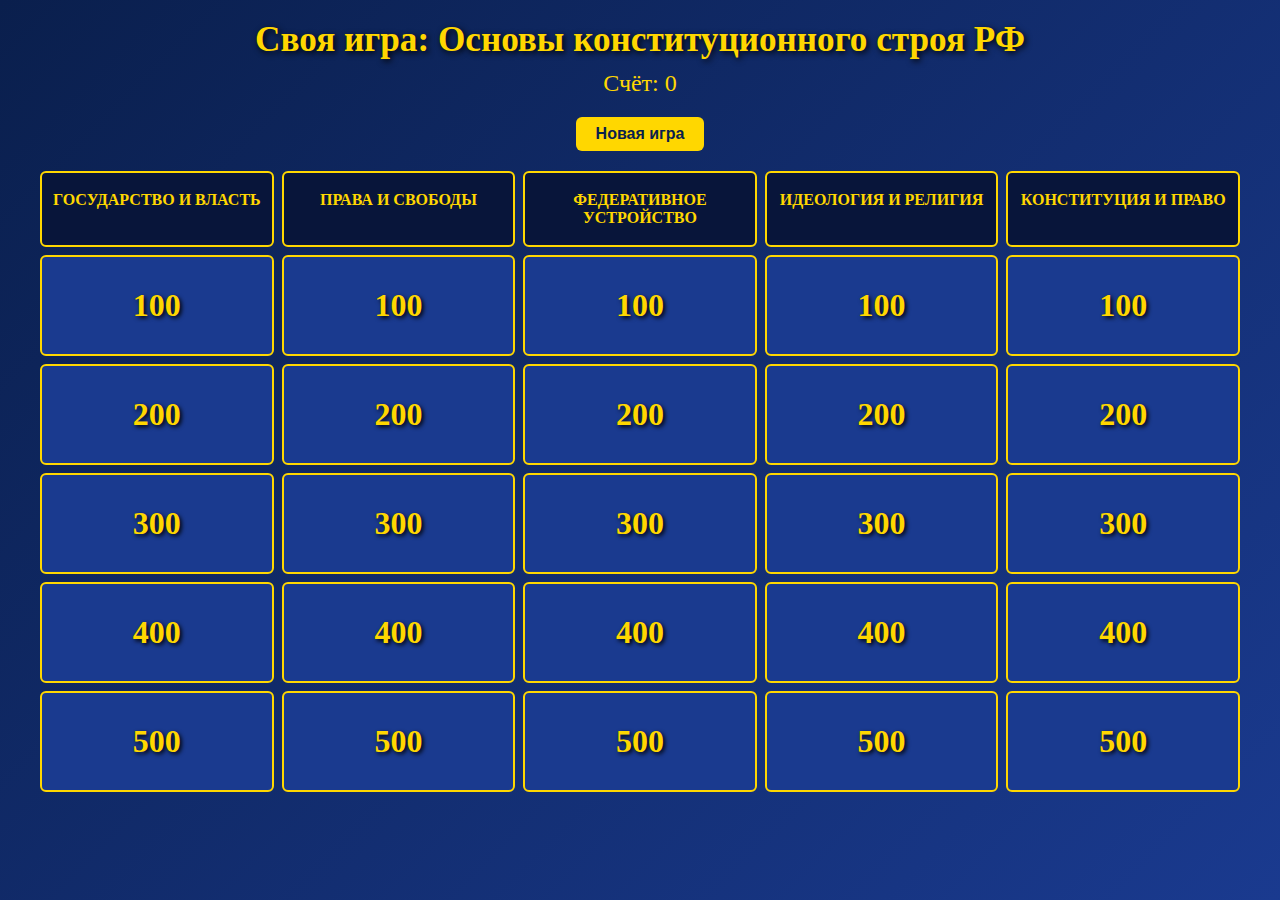
<file: jeopardy.html>
<!DOCTYPE html>
<html lang="ru">
<head>
<meta charset="UTF-8">
<title>Своя игра: Основы конституционного строя РФ</title>
<style>
  * { box-sizing: border-box; margin: 0; padding: 0; }
  body {
    font-family: 'Georgia', serif;
    background: linear-gradient(135deg, #0a1f4d, #1a3a8f);
    color: #fff;
    min-height: 100vh;
    padding: 20px;
  }
  h1 {
    text-align: center;
    margin-bottom: 10px;
    font-size: 2.2em;
    text-shadow: 2px 2px 6px #000;
    color: #ffd700;
  }
  .score {
    text-align: center;
    font-size: 1.5em;
    margin-bottom: 20px;
    color: #ffd700;
  }
  .reset-btn {
    display: block;
    margin: 0 auto 20px;
    padding: 8px 20px;
    background: #ffd700;
    color: #0a1f4d;
    border: none;
    border-radius: 6px;
    font-weight: bold;
    cursor: pointer;
    font-size: 1em;
  }
  .reset-btn:hover { background: #ffea70; }
  .board {
    display: grid;
    grid-template-columns: repeat(5, 1fr);
    gap: 8px;
    max-width: 1200px;
    margin: 0 auto;
  }
  .category {
    background: #08153a;
    color: #ffd700;
    text-align: center;
    padding: 18px 8px;
    font-weight: bold;
    font-size: 1em;
    border: 2px solid #ffd700;
    border-radius: 6px;
    text-transform: uppercase;
  }
  .cell {
    background: #1a3a8f;
    border: 2px solid #ffd700;
    color: #ffd700;
    font-size: 2em;
    font-weight: bold;
    text-align: center;
    padding: 30px 10px;
    cursor: pointer;
    border-radius: 6px;
    transition: 0.2s;
    text-shadow: 2px 2px 4px #000;
  }
  .cell:hover:not(.done) {
    background: #2d5cc2;
    transform: scale(1.03);
  }
  .cell.done {
    background: #0a1f4d;
    color: #555;
    cursor: default;
    border-color: #444;
    text-shadow: none;
  }
  .modal {
    position: fixed;
    inset: 0;
    background: rgba(0,0,0,0.85);
    display: none;
    justify-content: center;
    align-items: center;
    z-index: 100;
    padding: 20px;
  }
  .modal.active { display: flex; }
  .modal-content {
    background: linear-gradient(135deg, #1a3a8f, #0a1f4d);
    border: 3px solid #ffd700;
    border-radius: 12px;
    padding: 40px;
    max-width: 700px;
    width: 100%;
    text-align: center;
    box-shadow: 0 0 30px rgba(255,215,0,0.5);
  }
  .modal-points {
    color: #ffd700;
    font-size: 1.3em;
    margin-bottom: 15px;
  }
  .modal-question {
    font-size: 1.4em;
    margin-bottom: 25px;
    line-height: 1.5;
  }
  .modal-answer {
    font-size: 1.2em;
    color: #90ee90;
    margin: 20px 0;
    padding: 15px;
    background: rgba(0,0,0,0.3);
    border-radius: 8px;
    display: none;
  }
  .modal-answer.show { display: block; }
  .btn-group { display: flex; gap: 10px; justify-content: center; flex-wrap: wrap; }
  .btn {
    padding: 10px 22px;
    border: none;
    border-radius: 6px;
    font-size: 1em;
    font-weight: bold;
    cursor: pointer;
    font-family: inherit;
  }
  .btn-show { background: #ffd700; color: #0a1f4d; }
  .btn-correct { background: #28a745; color: #fff; }
  .btn-wrong { background: #dc3545; color: #fff; }
  .btn-close { background: #6c757d; color: #fff; }
  .btn:hover { opacity: 0.85; }
  @media (max-width: 700px) {
    .category { font-size: 0.7em; padding: 10px 4px; }
    .cell { font-size: 1.2em; padding: 15px 5px; }
    h1 { font-size: 1.3em; }
  }
</style>
</head>
<body>

<h1>Своя игра: Основы конституционного строя РФ</h1>
<div class="score">Счёт: <span id="score">0</span></div>
<button class="reset-btn" onclick="resetGame()">Новая игра</button>

<div class="board" id="board"></div>

<div class="modal" id="modal">
  <div class="modal-content">
    <div class="modal-points" id="modalPoints"></div>
    <div class="modal-question" id="modalQuestion"></div>
    <div class="modal-answer" id="modalAnswer"></div>
    <div class="btn-group">
      <button class="btn btn-show" id="showAnswerBtn" onclick="showAnswer()">Показать ответ</button>
      <button class="btn btn-correct" onclick="answer(true)">Верно (+)</button>
      <button class="btn btn-wrong" onclick="answer(false)">Неверно (−)</button>
      <button class="btn btn-close" onclick="closeModal()">Закрыть</button>
    </div>
  </div>
</div>

<script>
const data = {
  "Государство и власть": [
    { q: "Какими четырьмя характеристиками определяется Российская Федерация согласно статье 1?", a: "Демократическое, федеративное, правовое государство с республиканской формой правления." },
    { q: "Кто является носителем суверенитета и единственным источником власти в РФ?", a: "Её многонациональный народ." },
    { q: "Что является высшим непосредственным выражением власти народа?", a: "Референдум и свободные выборы." },
    { q: "На какие три ветви разделяется государственная власть в РФ?", a: "Законодательную, исполнительную и судебную." },
    { q: "Перечислите органы, осуществляющие государственную власть в РФ согласно ст. 11.", a: "Президент РФ, Федеральное Собрание (Совет Федерации и Государственная Дума), Правительство РФ, суды РФ." }
  ],
  "Права и свободы": [
    { q: "Что согласно статье 2 является высшей ценностью?", a: "Человек, его права и свободы." },
    { q: "Чьей обязанностью является признание, соблюдение и защита прав и свобод человека?", a: "Государства." },
    { q: "Может ли гражданин РФ быть лишён своего гражданства?", a: "Нет, гражданин РФ не может быть лишён гражданства или права изменить его." },
    { q: "Является ли гражданство РФ равным независимо от оснований его приобретения?", a: "Да, гражданство РФ является единым и равным независимо от оснований приобретения." },
    { q: "На что направлена политика социального государства согласно статье 7?", a: "На создание условий, обеспечивающих достойную жизнь и свободное развитие человека." }
  ],
  "Федеративное устройство": [
    { q: "Из каких видов субъектов состоит Российская Федерация?", a: "Республики, края, области, города федерального значения, автономная область, автономные округа." },
    { q: "Какой основной закон имеет республика в составе РФ, а какой — край или область?", a: "Республика имеет конституцию, а край, область, город федерального значения, автономная область и автономный округ — устав." },
    { q: "Равноправны ли субъекты РФ во взаимоотношениях с федеральными органами власти?", a: "Да, все субъекты РФ между собой равноправны." },
    { q: "На что распространяется суверенитет Российской Федерации?", a: "На всю её территорию." },
    { q: "Назовите три ключевых принципа, на которых основано федеративное устройство РФ (ст. 5).", a: "Государственная целостность, единство системы государственной власти, разграничение предметов ведения и полномочий, равноправие и самоопределение народов." }
  ],
  "Идеология и религия": [
    { q: "Может ли в России какая-либо идеология устанавливаться в качестве государственной?", a: "Нет, никакая идеология не может устанавливаться в качестве государственной или обязательной." },
    { q: "Каким государством с точки зрения религии является Россия?", a: "Светским государством." },
    { q: "Какие виды многообразия признаются в РФ согласно статье 13?", a: "Идеологическое и политическое многообразие, многопартийность." },
    { q: "Какие общественные объединения запрещены в РФ?", a: "Те, чьи цели или действия направлены на насильственное изменение основ конституционного строя, нарушение целостности РФ, подрыв безопасности государства, создание вооружённых формирований, разжигание социальной, расовой, национальной и религиозной розни." },
    { q: "Каковы отношения между религиозными объединениями и государством в РФ?", a: "Религиозные объединения отделены от государства и равны перед законом." }
  ],
  "Конституция и право": [
    { q: "Какую юридическую силу имеет Конституция РФ?", a: "Высшую юридическую силу, прямое действие, применяется на всей территории РФ." },
    { q: "Что происходит с неопубликованными законами?", a: "Они не применяются." },
    { q: "Являются ли общепризнанные принципы и нормы международного права частью правовой системы РФ?", a: "Да, они являются составной частью её правовой системы." },
    { q: "Кто обязан соблюдать Конституцию РФ и законы?", a: "Органы государственной власти, органы местного самоуправления, должностные лица, граждане и их объединения." },
    { q: "Могут ли быть изменены положения Главы 1 Конституции (основы конституционного строя) в обычном порядке?", a: "Нет, они не могут быть изменены иначе как в порядке, установленном Конституцией РФ (требуется созыв Конституционного Собрания)." }
  ]
};

const points = [100, 200, 300, 400, 500];
let score = 0;
let currentCell = null;
let answeredCells = new Set();

function buildBoard() {
  const board = document.getElementById('board');
  board.innerHTML = '';
  const categories = Object.keys(data);
  
  categories.forEach(cat => {
    const div = document.createElement('div');
    div.className = 'category';
    div.textContent = cat;
    board.appendChild(div);
  });
  
  for (let i = 0; i < 5; i++) {
    categories.forEach((cat, catIdx) => {
      const cell = document.createElement('div');
      const id = `${catIdx}-${i}`;
      cell.className = 'cell';
      cell.textContent = points[i];
      cell.dataset.id = id;
      if (answeredCells.has(id)) cell.classList.add('done');
      cell.onclick = () => openQuestion(cat, i, cell);
      board.appendChild(cell);
    });
  }
}

function openQuestion(cat, idx, cell) {
  if (cell.classList.contains('done')) return;
  currentCell = { cat, idx, cell };
  document.getElementById('modalPoints').textContent = `${cat} — ${points[idx]} очков`;
  document.getElementById('modalQuestion').textContent = data[cat][idx].q;
  document.getElementById('modalAnswer').textContent = data[cat][idx].a;
  document.getElementById('modalAnswer').classList.remove('show');
  document.getElementById('showAnswerBtn').style.display = 'inline-block';
  document.getElementById('modal').classList.add('active');
}

function showAnswer() {
  document.getElementById('modalAnswer').classList.add('show');
  document.getElementById('showAnswerBtn').style.display = 'none';
}

function answer(correct) {
  if (!currentCell) return;
  const pts = points[currentCell.idx];
  score += correct ? pts : -pts;
  document.getElementById('score').textContent = score;
  currentCell.cell.classList.add('done');
  answeredCells.add(currentCell.cell.dataset.id);
  closeModal();
}

function closeModal() {
  document.getElementById('modal').classList.remove('active');
  currentCell = null;
}

function resetGame() {
  if (!confirm('Начать новую игру? Текущий счёт будет сброшен.')) return;
  score = 0;
  answeredCells.clear();
  document.getElementById('score').textContent = score;
  buildBoard();
}

buildBoard();
</script>
</body>
</html>
</file>
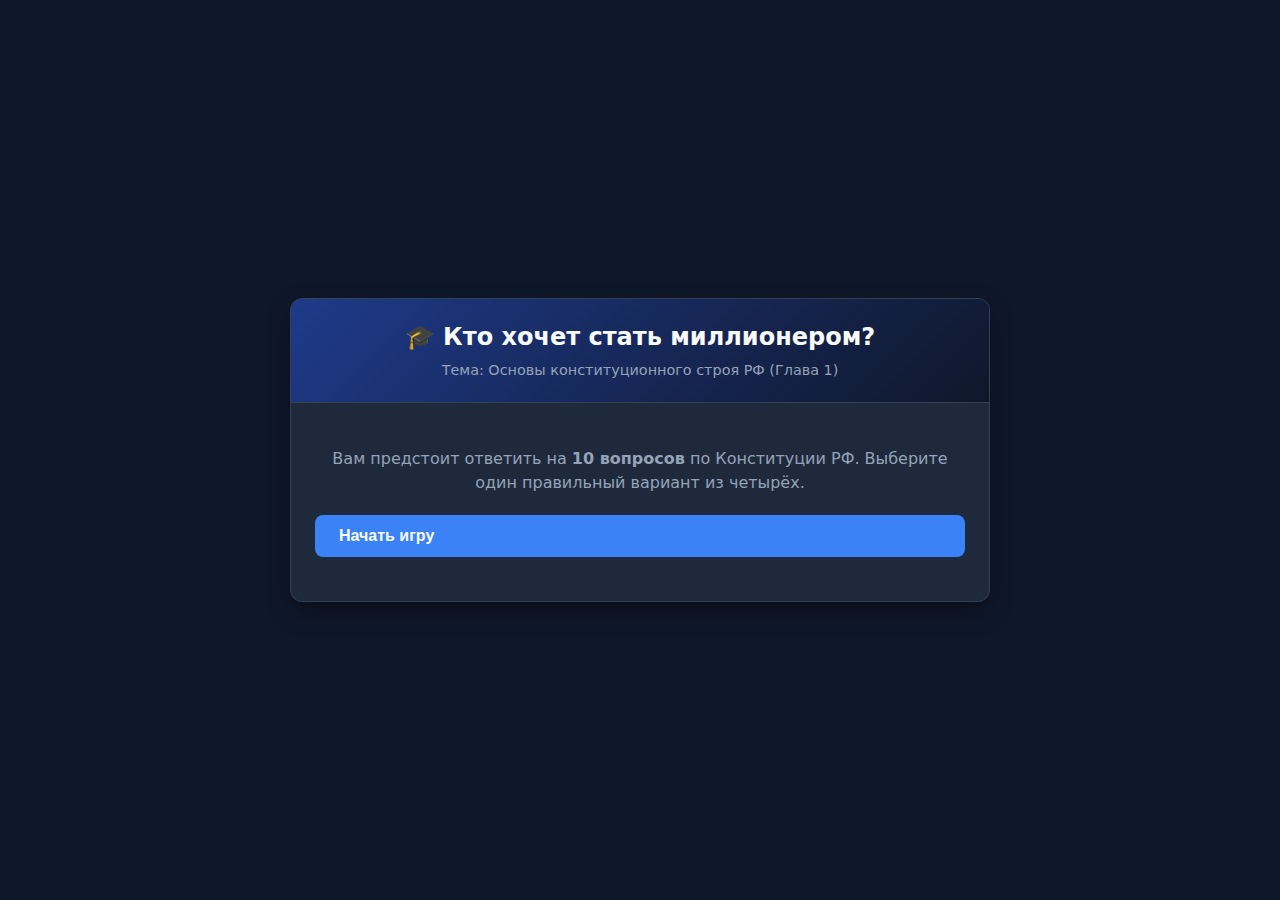
<file: millioner.html>
<!DOCTYPE html>
<html lang="ru">
<head>
    <meta charset="UTF-8">
    <meta name="viewport" content="width=device-width, initial-scale=1.0">
    <title>Кто хочет стать миллионером? - Конституция РФ</title>
    <style>
        :root {
            --bg-dark: #0f172a;
            --bg-card: #1e293b;
            --primary: #3b82f6;
            --primary-hover: #2563eb;
            --correct: #22c55e;
            --incorrect: #ef4444;
            --text-main: #f8fafc;
            --text-muted: #94a3b8;
            --border: #334155;
            --gold: #f59e0b;
            --shadow: 0 10px 25px -5px rgba(0, 0, 0, 0.5);
            --radius: 12px;
        }

        * { box-sizing: border-box; margin: 0; padding: 0; }

        body {
            font-family: 'Segoe UI', system-ui, -apple-system, sans-serif;
            background: var(--bg-dark);
            color: var(--text-main);
            min-height: 100vh;
            display: flex;
            justify-content: center;
            align-items: center;
            padding: 20px;
            line-height: 1.5;
        }

        .container {
            width: 100%;
            max-width: 700px;
            background: var(--bg-card);
            border-radius: var(--radius);
            box-shadow: var(--shadow);
            overflow: hidden;
            border: 1px solid var(--border);
        }

        header {
            background: linear-gradient(135deg, #1e3a8a, #0f172a);
            padding: 20px;
            text-align: center;
            border-bottom: 1px solid var(--border);
        }

        h1 { font-size: 1.5rem; margin-bottom: 5px; }
        .subtitle { color: var(--text-muted); font-size: 0.9rem; }

        main { padding: 24px; }

        .screen { display: none; animation: fadeIn 0.4s ease; }
        .screen.active { display: block; }

        @keyframes fadeIn { from { opacity: 0; transform: translateY(10px); } to { opacity: 1; transform: translateY(0); } }

        .progress-bar {
            display: flex; justify-content: space-between; margin-bottom: 20px; gap: 4px;
        }
        .step {
            flex: 1; height: 6px; background: var(--border); border-radius: 3px; overflow: hidden;
        }
        .step.filled { background: var(--gold); }
        .step.active { background: var(--primary); }

        .question-box {
            background: #273548;
            padding: 20px;
            border-radius: var(--radius);
            margin-bottom: 20px;
            border-left: 4px solid var(--primary);
            font-size: 1.1rem;
            min-height: 80px;
        }

        .options { display: grid; grid-template-columns: 1fr; gap: 12px; }
        @media (min-width: 600px) { .options { grid-template-columns: 1fr 1fr; } }

        .btn {
            padding: 14px 20px;
            background: #334155;
            border: 1px solid var(--border);
            color: var(--text-main);
            border-radius: 8px;
            cursor: pointer;
            font-size: 1rem;
            transition: all 0.2s;
            text-align: left;
        }
        .btn:hover:not(:disabled) { background: #475569; transform: translateY(-2px); }
        .btn:disabled { cursor: default; opacity: 0.7; }
        
        .btn.correct { background: var(--correct); border-color: var(--correct); color: #000; }
        .btn.incorrect { background: var(--incorrect); border-color: var(--incorrect); }
        .btn.selected { border-color: var(--gold); box-shadow: 0 0 0 2px var(--gold); }

        .explanation {
            margin-top: 20px;
            padding: 16px;
            background: #1e293b;
            border-radius: var(--radius);
            border: 1px dashed var(--primary);
            display: none;
        }
        .explanation.visible { display: block; animation: fadeIn 0.3s; }
        .explanation h3 { color: var(--gold); margin-bottom: 8px; font-size: 1rem; }
        .explanation p { color: var(--text-muted); font-size: 0.95rem; }

        .actions { margin-top: 24px; display: flex; justify-content: flex-end; gap: 12px; }
        .btn-primary {
            background: var(--primary); border: none; padding: 12px 24px; font-weight: 600;
        }
        .btn-primary:hover { background: var(--primary-hover); }

        .result-card {
            text-align: center; padding: 30px 20px;
        }
        .result-card h2 { font-size: 2rem; margin-bottom: 10px; color: var(--gold); }
        .result-card p { color: var(--text-muted); margin-bottom: 24px; }
        .score-big { font-size: 3rem; font-weight: bold; color: var(--primary); margin: 10px 0; }
    </style>
</head>
<body>

<div class="container">
    <header>
        <h1>🎓 Кто хочет стать миллионером?</h1>
        <p class="subtitle">Тема: Основы конституционного строя РФ (Глава 1)</p>
    </header>

    <main>
        <!-- Экран старта -->
        <div id="start-screen" class="screen active">
            <div style="text-align: center; padding: 20px 0;">
                <p style="margin-bottom: 20px; color: var(--text-muted);">
                    Вам предстоит ответить на <strong>10 вопросов</strong> по Конституции РФ. 
                    Выберите один правильный вариант из четырёх.
                </p>
                <button id="start-btn" class="btn btn-primary" style="width: 100%;">Начать игру</button>
            </div>
        </div>

        <!-- Экран игры -->
        <div id="game-screen" class="screen">
            <div class="progress-bar" id="progress"></div>
            <div class="question-box" id="question-text"></div>
            <div class="options" id="options-container"></div>
            <div class="explanation" id="explanation-box">
                <h3>📖 Пояснение:</h3>
                <p id="explanation-text"></p>
                <div class="actions">
                    <button id="next-btn" class="btn btn-primary">Далее →</button>
                </div>
            </div>
        </div>

        <!-- Экран завершения -->
        <div id="end-screen" class="screen">
            <div class="result-card">
                <h2>Игра завершена!</h2>
                <div class="score-big"><span id="final-score">0</span>/10</div>
                <p id="result-message"></p>
                <button id="restart-btn" class="btn btn-primary" style="width: 100%;">Сыграть ещё раз</button>
            </div>
        </div>
    </main>
</div>

<script>
    'use strict';

    // 🔹 DATA LAYER: Чистые данные вопросов на основе предоставленного текста
    const QUESTIONS = [
        {
            q: "Согласно статье 1, какая форма правления установлена в Российской Федерации?",
            options: ["Монархическая", "Парламентская", "Республиканская", "Президентская"],
            correct: 2,
            explanation: "Статья 1 ч. 1: «Российская Федерация — Россия есть демократическое федеративное правовое государство с республиканской формой правления»."
        },
        {
            q: "Что является высшей ценностью согласно статье 2 Конституции РФ?",
            options: ["Государственная собственность", "Территориальная целостность", "Человек, его права и свободы", "Национальная безопасность"],
            correct: 2,
            explanation: "Статья 2 ч. 1: «Человек, его права и свободы являются высшей ценностью. Признание, соблюдение и защита прав и свобод человека и гражданина — обязанность государства»."
        },
        {
            q: "Кто является носителем суверенитета и единственным источником власти в РФ (статья 3)?",
            options: ["Президент РФ", "Федеральное Собрание", "Многонациональный народ", "Правительство РФ"],
            correct: 2,
            explanation: "Статья 3 ч. 1: «Носителем суверенитета и единственным источником власти в Российской Федерации является ее многонациональный народ»."
        },
        {
            q: "Какие нормативные акты имеют верховенство на всей территории РФ согласно статье 4?",
            options: ["Только указы Президента", "Конституция РФ и федеральные законы", "Акты органов местного самоуправления", "Международные конвенции"],
            correct: 1,
            explanation: "Статья 4 ч. 2: «Конституция Российской Федерации и федеральные законы имеют верховенство на всей территории Российской Федерации»."
        },
        {
            q: "Как соотносятся субъекты РФ во взаимоотношениях с федеральными органами власти (статья 5)?",
            options: ["Зависят от экономического потенциала", "Имеют разный юридический статус", "Равноправны между собой", "Подчиняются напрямую Правительству"],
            correct: 2,
            explanation: "Статья 5 ч. 4: «Во взаимоотношениях с федеральными органами государственной власти все субъекты Российской Федерации между собой равноправны»."
        },
        {
            q: "Какое государство обеспечивает создание условий для достойной жизни и свободного развития человека (статья 7)?",
            options: ["Правовое", "Федеративное", "Социальное", "Светское"],
            correct: 2,
            explanation: "Статья 7 ч. 1: «Российская Федерация — социальное государство, политика которого направлена на создание условий, обеспечивающих достойную жизнь и свободное развитие человека»."
        },
        {
            q: "Какие формы собственности признаются и защищаются равным образом согласно статье 8?",
            options: ["Только государственная", "Только частная", "Частная, государственная, муниципальная и иные", "Муниципальная и коллективная"],
            correct: 2,
            explanation: "Статья 8 ч. 2: «В Российской Федерации признаются и защищаются равным образом частная, государственная, муниципальная и иные формы собственности»."
        },
        {
            q: "На основе какого принципа осуществляется государственная власть в РФ (статья 10)?",
            options: ["Единоначалия", "Разделения на законодательную, исполнительную и судебную", "Иерархии власти", "Народного представительства"],
            correct: 1,
            explanation: "Статья 10: «Государственная власть в Российской Федерации осуществляется на основе разделения на законодательную, исполнительную и судебную. Органы законодательной, исполнительной и судебной власти самостоятельны»."
        },
        {
            q: "Входят ли органы местного самоуправления в систему органов государственной власти (статья 12)?",
            options: ["Да, входят", "Нет, не входят", "Входят частично", "Только в городах федерального значения"],
            correct: 1,
            explanation: "Статья 12: «В Российской Федерации признается и гарантируется местное самоуправление. ... Органы местного самоуправления не входят в систему органов государственной власти»."
        },
        {
            q: "Какое государство Российская Федерация согласно статье 14?",
            options: ["Теократическое", "Конфессиональное", "Светское", "Атеистическое"],
            correct: 2,
            explanation: "Статья 14 ч. 1: «Российская Федерация — светское государство. Никакая религия не может устанавливаться в качестве государственной или обязательной»."
        }
    ];

    // 🔹 STATE LAYER: Управление состоянием игры
    const State = {
        currentIndex: 0,
        score: 0,
        isLocked: false
    };

    // 🔹 UI REFERENCES (кэширование DOM)
    const UI = {
        startScreen: document.getElementById('start-screen'),
        gameScreen: document.getElementById('game-screen'),
        endScreen: document.getElementById('end-screen'),
        questionText: document.getElementById('question-text'),
        optionsContainer: document.getElementById('options-container'),
        explanationBox: document.getElementById('explanation-box'),
        explanationText: document.getElementById('explanation-text'),
        nextBtn: document.getElementById('next-btn'),
        startBtn: document.getElementById('start-btn'),
        restartBtn: document.getElementById('restart-btn'),
        progressBar: document.getElementById('progress'),
        finalScore: document.getElementById('final-score'),
        resultMessage: document.getElementById('result-message')
    };

    // 🔹 LOGIC LAYER
    function initGame() {
        State.currentIndex = 0;
        State.score = 0;
        State.isLocked = false;
        showScreen('game');
        renderProgressBar();
        renderQuestion();
    }

    function showScreen(screenName) {
        [UI.startScreen, UI.gameScreen, UI.endScreen].forEach(s => s.classList.remove('active'));
        UI[screenName + 'Screen'].classList.add('active');
    }

    function renderProgressBar() {
        UI.progressBar.innerHTML = '';
        QUESTIONS.forEach((_, i) => {
            const step = document.createElement('div');
            step.className = 'step';
            if (i < State.currentIndex) step.classList.add('filled');
            if (i === State.currentIndex) step.classList.add('active');
            UI.progressBar.appendChild(step);
        });
    }

    function renderQuestion() {
        const q = QUESTIONS[State.currentIndex];
        UI.questionText.textContent = `Вопрос ${State.currentIndex + 1}/${QUESTIONS.length}: ${q.q}`;
        UI.optionsContainer.innerHTML = '';
        UI.explanationBox.classList.remove('visible');
        State.isLocked = false;

        q.options.forEach((opt, idx) => {
            const btn = document.createElement('button');
            btn.className = 'btn';
            btn.textContent = `${String.fromCharCode(65 + idx)}) ${opt}`;
            btn.dataset.index = idx;
            btn.addEventListener('click', () => handleAnswer(idx, btn));
            UI.optionsContainer.appendChild(btn);
        });
    }

    function handleAnswer(selectedIndex, btnElement) {
        if (State.isLocked) return;
        State.isLocked = true;

        const q = QUESTIONS[State.currentIndex];
        const isCorrect = selectedIndex === q.correct;
        const buttons = UI.optionsContainer.querySelectorAll('.btn');

        // Визуальная фиксация состояния
        buttons.forEach(b => b.disabled = true);
        btnElement.classList.add(isCorrect ? 'correct' : 'incorrect');
        if (!isCorrect) buttons[q.correct].classList.add('correct');

        if (isCorrect) State.score++;

        // Показ пояснения
        UI.explanationText.textContent = q.explanation;
        UI.explanationBox.classList.add('visible');
        UI.nextBtn.textContent = State.currentIndex === QUESTIONS.length - 1 ? 'Завершить игру' : 'Далее →';
    }

    function nextQuestion() {
        State.currentIndex++;
        if (State.currentIndex < QUESTIONS.length) {
            renderProgressBar();
            renderQuestion();
        } else {
            finishGame();
        }
    }

    function finishGame() {
        UI.finalScore.textContent = State.score;
        const msg = State.score === 10 ? '🏆 Идеально! Вы эксперт Конституционного права.' :
                    State.score >= 7 ? '✅ Отличный результат! Вы хорошо знаете основы.' :
                    State.score >= 4 ? '📚 Неплохо, но есть над чем поработать.' : '💡 Рекомендуем перечитать Главу 1 Конституции РФ.';
        UI.resultMessage.textContent = msg;
        showScreen('end');
    }

    // 🔹 EVENT LISTENERS (Делегирование и прямая привязка)
    UI.startBtn.addEventListener('click', initGame);
    UI.nextBtn.addEventListener('click', nextQuestion);
    UI.restartBtn.addEventListener('click', initGame);

    // Инициализация при загрузке (готовность DOM обеспечена размещением скрипта в конце)
    renderProgressBar();
</script>

</body>
</html>
</file>
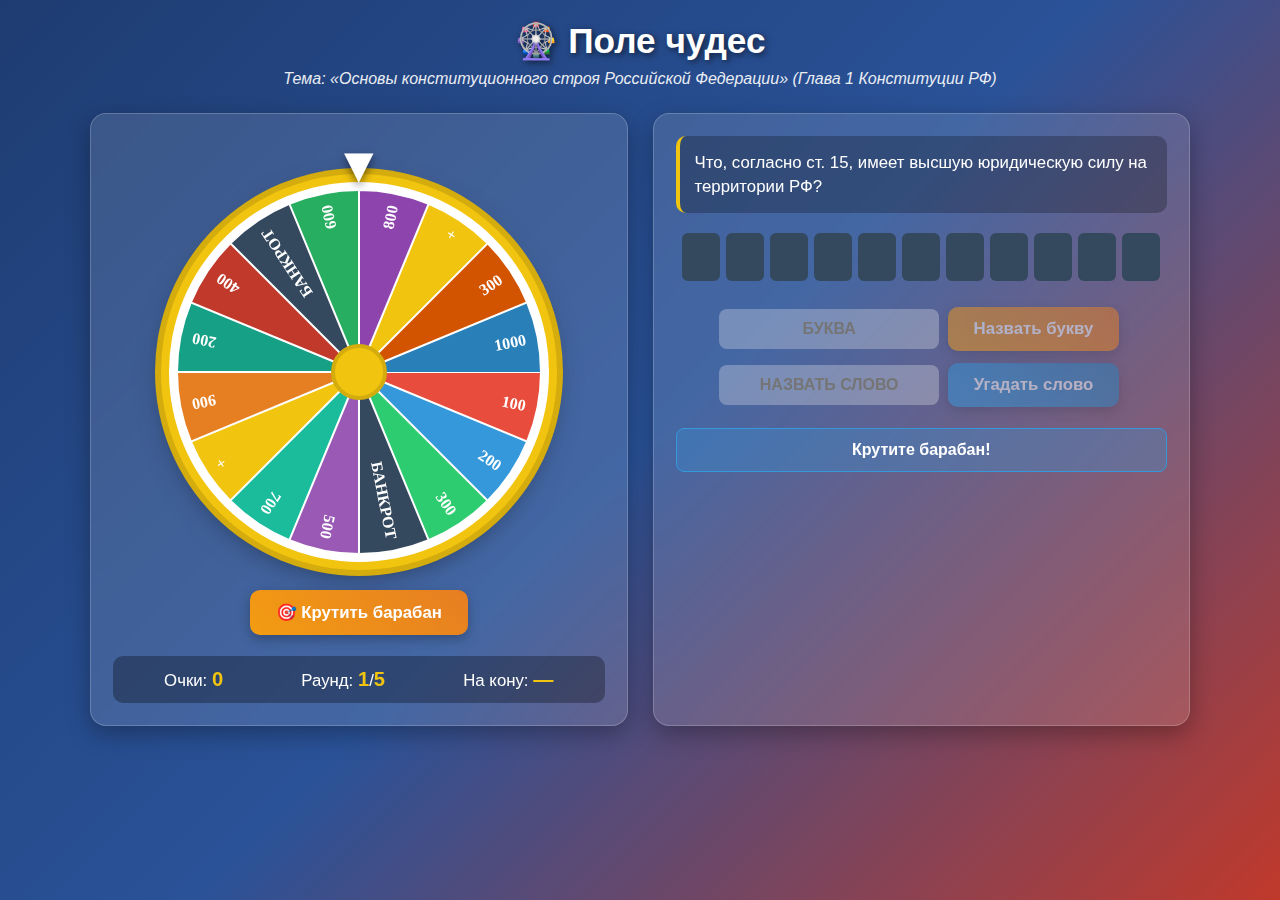
<file: pole.html>
<!DOCTYPE html>
<html lang="ru">
<head>
<meta charset="UTF-8">
<title>Поле чудес — Основы конституционного строя РФ</title>
<style>
  * { box-sizing: border-box; margin: 0; padding: 0; }
  body {
    font-family: 'Segoe UI', Tahoma, sans-serif;
    background: linear-gradient(135deg, #1e3c72 0%, #2a5298 50%, #c0392b 100%);
    min-height: 100vh;
    color: #fff;
    padding: 20px;
  }
  .container { max-width: 1100px; margin: 0 auto; }
  h1 {
    text-align: center;
    font-size: 2.2em;
    margin-bottom: 8px;
    text-shadow: 2px 2px 6px rgba(0,0,0,0.6);
  }
  .subtitle { text-align: center; opacity: 0.9; margin-bottom: 25px; font-style: italic; }
  .game-area {
    display: grid;
    grid-template-columns: 1fr 1fr;
    gap: 25px;
  }
  @media (max-width: 800px) { .game-area { grid-template-columns: 1fr; } }
  .panel {
    background: rgba(255,255,255,0.12);
    backdrop-filter: blur(10px);
    border-radius: 16px;
    padding: 22px;
    border: 1px solid rgba(255,255,255,0.2);
    box-shadow: 0 8px 24px rgba(0,0,0,0.3);
  }
  .wheel-container { text-align: center; }
  canvas {
    background: #fff;
    border-radius: 50%;
    box-shadow: 0 0 0 8px #f1c40f, 0 0 0 14px #d4ac0d, 0 10px 30px rgba(0,0,0,0.5);
  }
  .pointer {
    font-size: 50px;
    margin-bottom: -12px;
    filter: drop-shadow(0 4px 4px rgba(0,0,0,0.5));
  }
  button {
    background: linear-gradient(45deg, #f39c12, #e67e22);
    color: white;
    border: none;
    padding: 12px 26px;
    font-size: 1.05em;
    font-weight: bold;
    border-radius: 10px;
    cursor: pointer;
    margin: 6px 4px;
    transition: transform 0.15s, box-shadow 0.15s;
    box-shadow: 0 4px 12px rgba(0,0,0,0.25);
  }
  button:hover:not(:disabled) { transform: translateY(-2px); box-shadow: 0 6px 16px rgba(0,0,0,0.35); }
  button:disabled { opacity: 0.5; cursor: not-allowed; }
  button.secondary { background: linear-gradient(45deg, #3498db, #2980b9); }
  button.danger { background: linear-gradient(45deg, #e74c3c, #c0392b); }
  .question {
    background: rgba(0,0,0,0.25);
    padding: 15px;
    border-radius: 10px;
    margin-bottom: 18px;
    font-size: 1.05em;
    line-height: 1.4;
    border-left: 4px solid #f1c40f;
  }
  .word-display {
    display: flex;
    justify-content: center;
    flex-wrap: wrap;
    gap: 6px;
    margin: 20px 0;
  }
  .letter-box {
    width: 38px;
    height: 48px;
    background: #ecf0f1;
    color: #2c3e50;
    border: 2px solid #34495e;
    border-radius: 6px;
    display: flex;
    align-items: center;
    justify-content: center;
    font-size: 1.4em;
    font-weight: bold;
    text-transform: uppercase;
  }
  .letter-box.empty { background: #34495e; color: transparent; }
  .letter-box.revealed { background: #2ecc71; color: white; animation: flip 0.5s; }
  @keyframes flip { from { transform: rotateY(90deg); } to { transform: rotateY(0); } }
  .controls { text-align: center; margin: 15px 0; }
  input[type="text"] {
    padding: 11px 14px;
    font-size: 1em;
    border: none;
    border-radius: 8px;
    width: 220px;
    text-transform: uppercase;
    text-align: center;
    font-weight: bold;
    color: #2c3e50;
  }
  .stats {
    display: flex;
    justify-content: space-around;
    background: rgba(0,0,0,0.3);
    padding: 12px;
    border-radius: 10px;
    margin-top: 15px;
    font-size: 1.05em;
  }
  .stats div span { color: #f1c40f; font-weight: bold; font-size: 1.2em; }
  .message {
    text-align: center;
    padding: 12px;
    border-radius: 8px;
    margin-top: 12px;
    font-weight: bold;
    min-height: 20px;
    transition: all 0.3s;
  }
  .message.success { background: rgba(46, 204, 113, 0.3); border: 1px solid #2ecc71; }
  .message.error { background: rgba(231, 76, 60, 0.3); border: 1px solid #e74c3c; }
  .message.info { background: rgba(52, 152, 219, 0.3); border: 1px solid #3498db; }
  .used-letters {
    margin-top: 12px;
    font-size: 0.95em;
    text-align: center;
    opacity: 0.85;
  }
  .used-letters span {
    display: inline-block;
    background: rgba(255,255,255,0.2);
    padding: 3px 7px;
    margin: 2px;
    border-radius: 4px;
  }
</style>
</head>
<body>
<div class="container">
  <h1>🎡 Поле чудес</h1>
  <p class="subtitle">Тема: «Основы конституционного строя Российской Федерации» (Глава 1 Конституции РФ)</p>

  <div class="game-area">
    <div class="panel wheel-container">
      <div class="pointer">▼</div>
      <canvas id="wheel" width="380" height="380"></canvas>
      <div style="margin-top:18px;">
        <button id="spinBtn">🎯 Крутить барабан</button>
      </div>
      <div class="stats">
        <div>Очки: <span id="score">0</span></div>
        <div>Раунд: <span id="round">1</span>/<span id="totalRounds">5</span></div>
        <div>На кону: <span id="currentValue">—</span></div>
      </div>
    </div>

    <div class="panel">
      <div class="question" id="question">Нажмите «Крутить барабан», чтобы начать!</div>
      <div class="word-display" id="wordDisplay"></div>
      <div class="controls">
        <input type="text" id="letterInput" maxlength="1" placeholder="Буква" disabled>
        <button id="guessLetterBtn" disabled>Назвать букву</button>
        <br>
        <input type="text" id="wordInput" placeholder="Назвать слово" disabled>
        <button id="guessWordBtn" class="secondary" disabled>Угадать слово</button>
        <br>
        <button id="nextBtn" class="danger" style="display:none;">Следующий раунд ➡️</button>
      </div>
      <div class="message info" id="message">Удачи!</div>
      <div class="used-letters" id="usedLetters"></div>
    </div>
  </div>
</div>

<script>
const QUESTIONS = [
  { q: "Какая форма правления установлена в Российской Федерации (ст. 1)?", a: "РЕСПУБЛИКАНСКАЯ" },
  { q: "Кто, согласно ст. 3, является носителем суверенитета и единственным источником власти в РФ?", a: "НАРОД" },
  { q: "Высшим непосредственным выражением власти народа являются свободные выборы и… (ст. 3)?", a: "РЕФЕРЕНДУМ" },
  { q: "Что, согласно ст. 15, имеет высшую юридическую силу на территории РФ?", a: "КОНСТИТУЦИЯ" },
  { q: "Каким государством по отношению к религии является РФ (ст. 14)?", a: "СВЕТСКОЕ" },
  { q: "Что признаётся и гарантируется в РФ в пределах полномочий (ст. 12)?", a: "САМОУПРАВЛЕНИЕ" },
  { q: "Кто, согласно ст. 2, является высшей ценностью в Российской Федерации?", a: "ЧЕЛОВЕК" },
  { q: "Принадлежность лица к РФ, единая и равная (ст. 6)?", a: "ГРАЖДАНСТВО" },
  { q: "На какие три ветви разделяется государственная власть? Назовите ветвь, принимающую законы (ст. 10).", a: "ЗАКОНОДАТЕЛЬНАЯ" },
  { q: "Каким государством, обеспечивающим достойную жизнь, является РФ (ст. 7)?", a: "СОЦИАЛЬНОЕ" }
];

const SECTORS = [100, 200, 300, "БАНКРОТ", 500, 700, "+", 900, 200, 400, "БАНКРОТ", 600, 800, "+", 300, 1000];
const COLORS = ["#e74c3c","#3498db","#2ecc71","#34495e","#9b59b6","#1abc9c","#f1c40f","#e67e22","#16a085","#c0392b","#34495e","#27ae60","#8e44ad","#f1c40f","#d35400","#2980b9"];
const TOTAL_ROUNDS = 5;

let state = {
  score: 0,
  round: 1,
  currentQuestion: null,
  hidden: [],
  used: new Set(),
  currentValue: 0,
  spinning: false,
  canGuess: false,
  questionsPool: []
};

const canvas = document.getElementById('wheel');
const ctx = canvas.getContext('2d');
let angle = 0;

function drawWheel() {
  const cx = canvas.width / 2, cy = canvas.height / 2, r = cx - 8;
  const n = SECTORS.length;
  const seg = (Math.PI * 2) / n;
  ctx.clearRect(0, 0, canvas.width, canvas.height);
  for (let i = 0; i < n; i++) {
    const start = angle + i * seg;
    ctx.beginPath();
    ctx.moveTo(cx, cy);
    ctx.arc(cx, cy, r, start, start + seg);
    ctx.fillStyle = COLORS[i];
    ctx.fill();
    ctx.strokeStyle = "#fff";
    ctx.lineWidth = 2;
    ctx.stroke();
    // text
    ctx.save();
    ctx.translate(cx, cy);
    ctx.rotate(start + seg / 2);
    ctx.textAlign = "right";
    ctx.fillStyle = "#fff";
    ctx.font = "bold 16px Segoe UI";
    ctx.fillText(String(SECTORS[i]), r - 12, 6);
    ctx.restore();
  }
  // center
  ctx.beginPath();
  ctx.arc(cx, cy, 26, 0, Math.PI * 2);
  ctx.fillStyle = "#f1c40f";
  ctx.fill();
  ctx.strokeStyle = "#d4ac0d";
  ctx.lineWidth = 4;
  ctx.stroke();
}

function pickQuestion() {
  if (state.questionsPool.length === 0) {
    state.questionsPool = [...QUESTIONS].sort(() => Math.random() - 0.5);
  }
  return state.questionsPool.pop();
}

function startRound() {
  state.currentQuestion = pickQuestion();
  state.hidden = state.currentQuestion.a.split('').map(c => c === ' ' ? ' ' : '_');
  state.used.clear();
  document.getElementById('question').textContent = state.currentQuestion.q;
  document.getElementById('round').textContent = state.round;
  document.getElementById('currentValue').textContent = '—';
  state.currentValue = 0;
  state.canGuess = false;
  updateDisplay();
  setMessage("Крутите барабан!", "info");
  document.getElementById('nextBtn').style.display = "none";
  document.getElementById('spinBtn').disabled = false;
  toggleInputs(false);
}

function updateDisplay() {
  const wd = document.getElementById('wordDisplay');
  wd.innerHTML = '';
  state.currentQuestion.a.split('').forEach((ch, i) => {
    const box = document.createElement('div');
    box.className = 'letter-box';
    if (ch === ' ') { box.style.visibility = 'hidden'; }
    else if (state.hidden[i] !== '_') { box.textContent = ch; box.classList.add('revealed'); }
    else { box.textContent = '?'; box.classList.add('empty'); }
    wd.appendChild(box);
  });
  document.getElementById('score').textContent = state.score;
  const ul = document.getElementById('usedLetters');
  if (state.used.size > 0) {
    ul.innerHTML = 'Использованные буквы: ' + [...state.used].map(l => `<span>${l}</span>`).join('');
  } else { ul.innerHTML = ''; }
}

function setMessage(text, type='info') {
  const m = document.getElementById('message');
  m.textContent = text;
  m.className = 'message ' + type;
}

function toggleInputs(enabled) {
  document.getElementById('letterInput').disabled = !enabled;
  document.getElementById('guessLetterBtn').disabled = !enabled;
  document.getElementById('wordInput').disabled = !enabled;
  document.getElementById('guessWordBtn').disabled = !enabled;
}

function spin() {
  if (state.spinning) return;
  state.spinning = true;
  document.getElementById('spinBtn').disabled = true;
  const targetIdx = Math.floor(Math.random() * SECTORS.length);
  const seg = (Math.PI * 2) / SECTORS.length;
  // We want the chosen sector to land at top (pointer at -PI/2)
  const targetAngle = -Math.PI/2 - (targetIdx * seg + seg/2);
  const fullSpins = 5 + Math.floor(Math.random() * 3);
  const finalAngle = targetAngle + fullSpins * Math.PI * 2;
  const startAngle = angle % (Math.PI * 2);
  const duration = 4000;
  const startTime = performance.now();
  
  function animate(now) {
    const t = Math.min((now - startTime) / duration, 1);
    const eased = 1 - Math.pow(1 - t, 3);
    angle = startAngle + (finalAngle - startAngle) * eased;
    drawWheel();
    if (t < 1) requestAnimationFrame(animate);
    else handleSpinResult(SECTORS[targetIdx]);
  }
  requestAnimationFrame(animate);
}

function handleSpinResult(value) {
  state.spinning = false;
  if (value === "БАНКРОТ") {
    state.score = 0;
    setMessage("💥 БАНКРОТ! Все очки сгорели.", "error");
    document.getElementById('currentValue').textContent = '0';
    updateDisplay();
    setTimeout(() => { document.getElementById('spinBtn').disabled = false; setMessage("Крутите снова!", "info"); }, 1500);
  } else if (value === "+") {
    setMessage("✨ Бонус! Открываем случайную букву.", "success");
    revealRandomLetter();
    setTimeout(() => { document.getElementById('spinBtn').disabled = false; }, 1200);
    checkWin();
  } else {
    state.currentValue = value;
    document.getElementById('currentValue').textContent = value;
    setMessage(`Выпало ${value} очков. Назовите букву или слово!`, "info");
    state.canGuess = true;
    toggleInputs(true);
  }
}

function revealRandomLetter() {
  const hiddenIdx = [];
  state.currentQuestion.a.split('').forEach((c, i) => {
    if (state.hidden[i] === '_' && c !== ' ') hiddenIdx.push(i);
  });
  if (hiddenIdx.length === 0) return;
  const c = state.currentQuestion.a[hiddenIdx[Math.floor(Math.random() * hiddenIdx.length)]];
  for (let i = 0; i < state.currentQuestion.a.length; i++) {
    if (state.currentQuestion.a[i] === c) state.hidden[i] = c;
  }
  state.used.add(c);
  updateDisplay();
}

function guessLetter() {
  if (!state.canGuess) return;
  const inp = document.getElementById('letterInput');
  const letter = inp.value.trim().toUpperCase();
  inp.value = '';
  if (!letter || !/[А-ЯЁ]/.test(letter)) { setMessage("Введите русскую букву.", "error"); return; }
  if (state.used.has(letter)) { setMessage("Эта буква уже была.", "error"); return; }
  state.used.add(letter);
  const answer = state.currentQuestion.a;
  let count = 0;
  for (let i = 0; i < answer.length; i++) {
    if (answer[i] === letter) { state.hidden[i] = letter; count++; }
  }
  if (count > 0) {
    state.score += state.currentValue * count;
    setMessage(`✅ Есть! Буква "${letter}" встречается ${count} раз(а). +${state.currentValue * count} очков.`, "success");
    updateDisplay();
    if (!checkWin()) {
      state.canGuess = false;
      toggleInputs(false);
      document.getElementById('spinBtn').disabled = false;
      // player continues to spin again
    }
  } else {
    setMessage(`❌ Буквы "${letter}" нет. Ход потерян.`, "error");
    updateDisplay();
    state.canGuess = false;
    toggleInputs(false);
    document.getElementById('spinBtn').disabled = false;
  }
}

function guessWord() {
  if (!state.canGuess) return;
  const inp = document.getElementById('wordInput');
  const word = inp.value.trim().toUpperCase();
  inp.value = '';
  if (word === state.currentQuestion.a) {
    state.hidden = state.currentQuestion.a.split('');
    state.score += state.currentValue * 2;
    setMessage(`🎉 Верно! Слово угадано! +${state.currentValue * 2} очков.`, "success");
    updateDisplay();
    endRound();
  } else {
    setMessage(`❌ Неверно. Слово не "${word}". Ход потерян.`, "error");
    state.canGuess = false;
    toggleInputs(false);
    document.getElementById('spinBtn').disabled = false;
  }
}

function checkWin() {
  if (!state.hidden.includes('_')) {
    setMessage(`🏆 Слово полностью открыто: ${state.currentQuestion.a}!`, "success");
    endRound();
    return true;
  }
  return false;
}

function endRound() {
  toggleInputs(false);
  document.getElementById('spinBtn').disabled = true;
  if (state.round >= TOTAL_ROUNDS) {
    document.getElementById('nextBtn').textContent = "🏁 Завершить игру";
  }
  document.getElementById('nextBtn').style.display = "inline-block";
}

document.getElementById('spinBtn').addEventListener('click', () => {
  if (!state.currentQuestion) startRound();
  spin();
});
document.getElementById('guessLetterBtn').addEventListener('click', guessLetter);
document.getElementById('guessWordBtn').addEventListener('click', guessWord);
document.getElementById('letterInput').addEventListener('keypress', e => { if (e.key === 'Enter') guessLetter(); });
document.getElementById('wordInput').addEventListener('keypress', e => { if (e.key === 'Enter') guessWord(); });
document.getElementById('nextBtn').addEventListener('click', () => {
  if (state.round >= TOTAL_ROUNDS) {
    alert(`Игра окончена! Ваш итоговый счёт: ${state.score} очков.\nСпасибо за игру!`);
    state.score = 0; state.round = 1; state.questionsPool = [];
  } else {
    state.round++;
  }
  startRound();
});

document.getElementById('totalRounds').textContent = TOTAL_ROUNDS;
drawWheel();
startRound();
</script>
</body>
</html>
</file>
